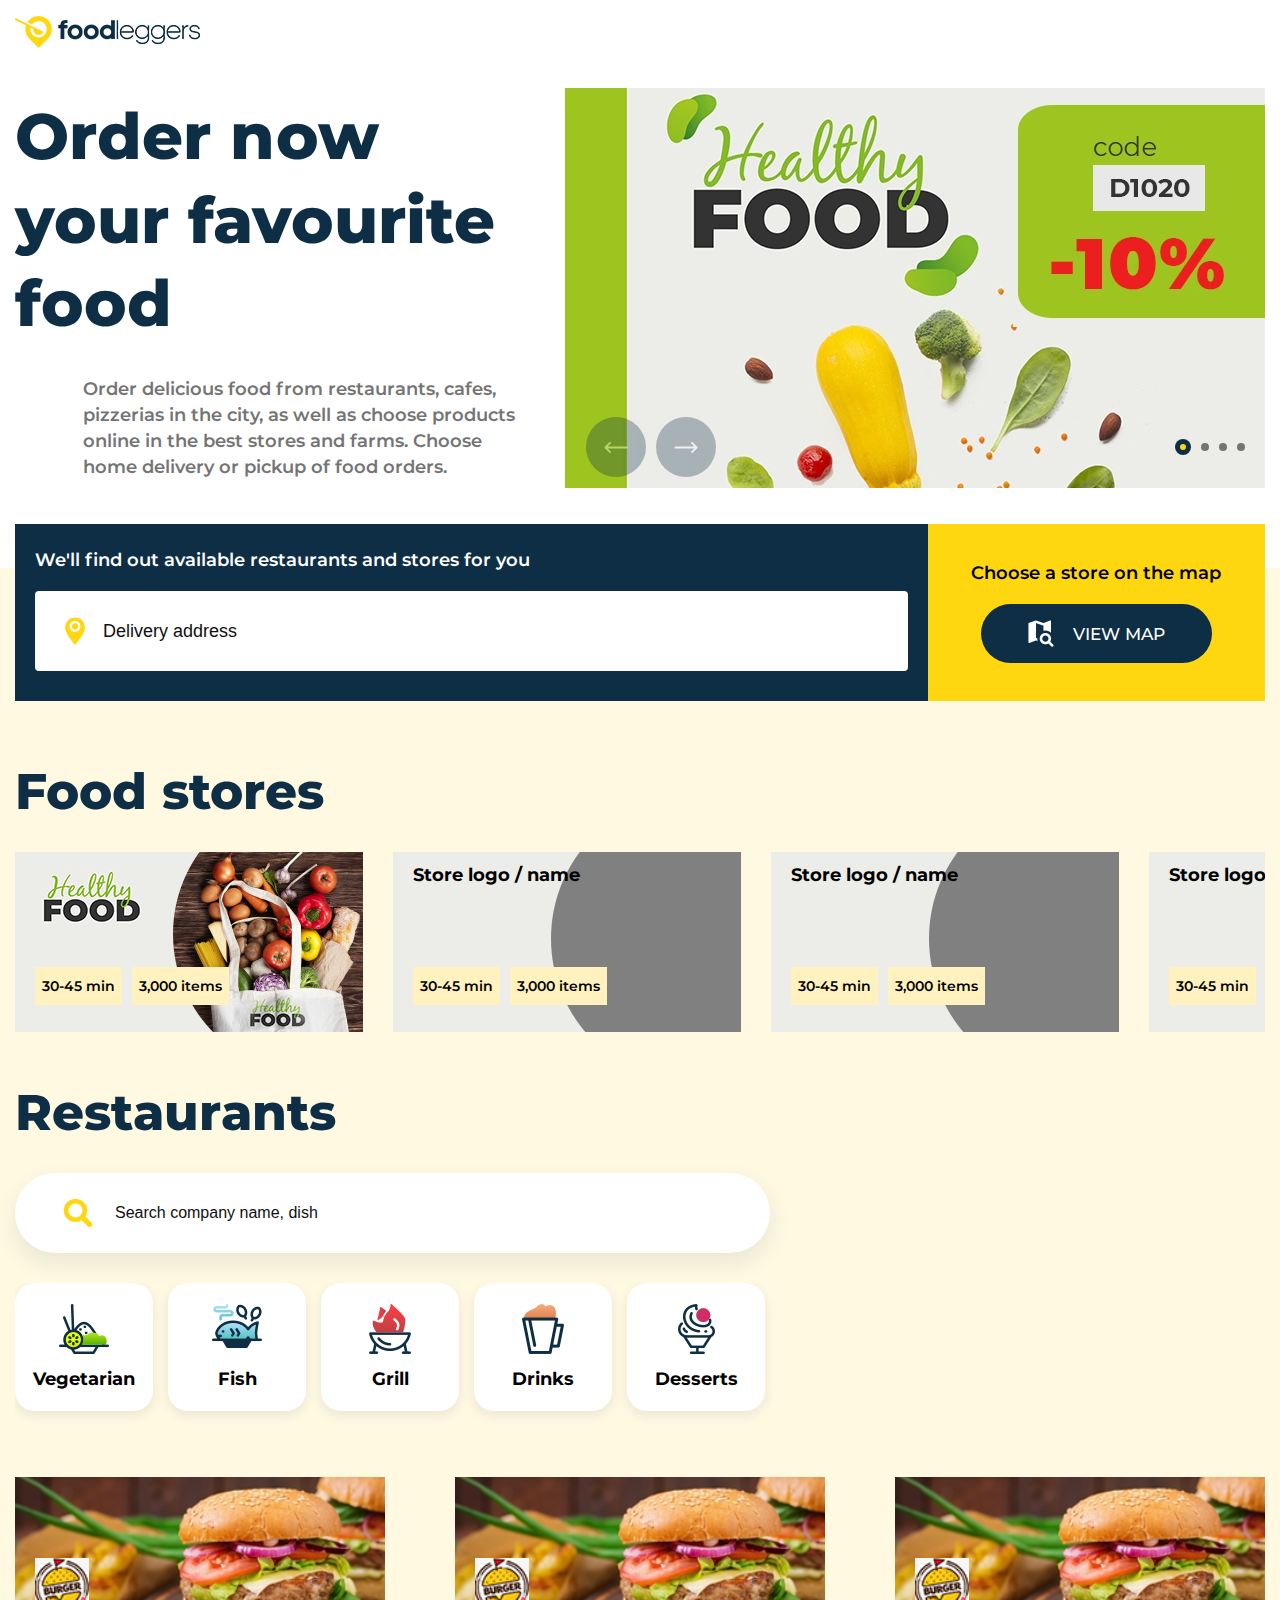
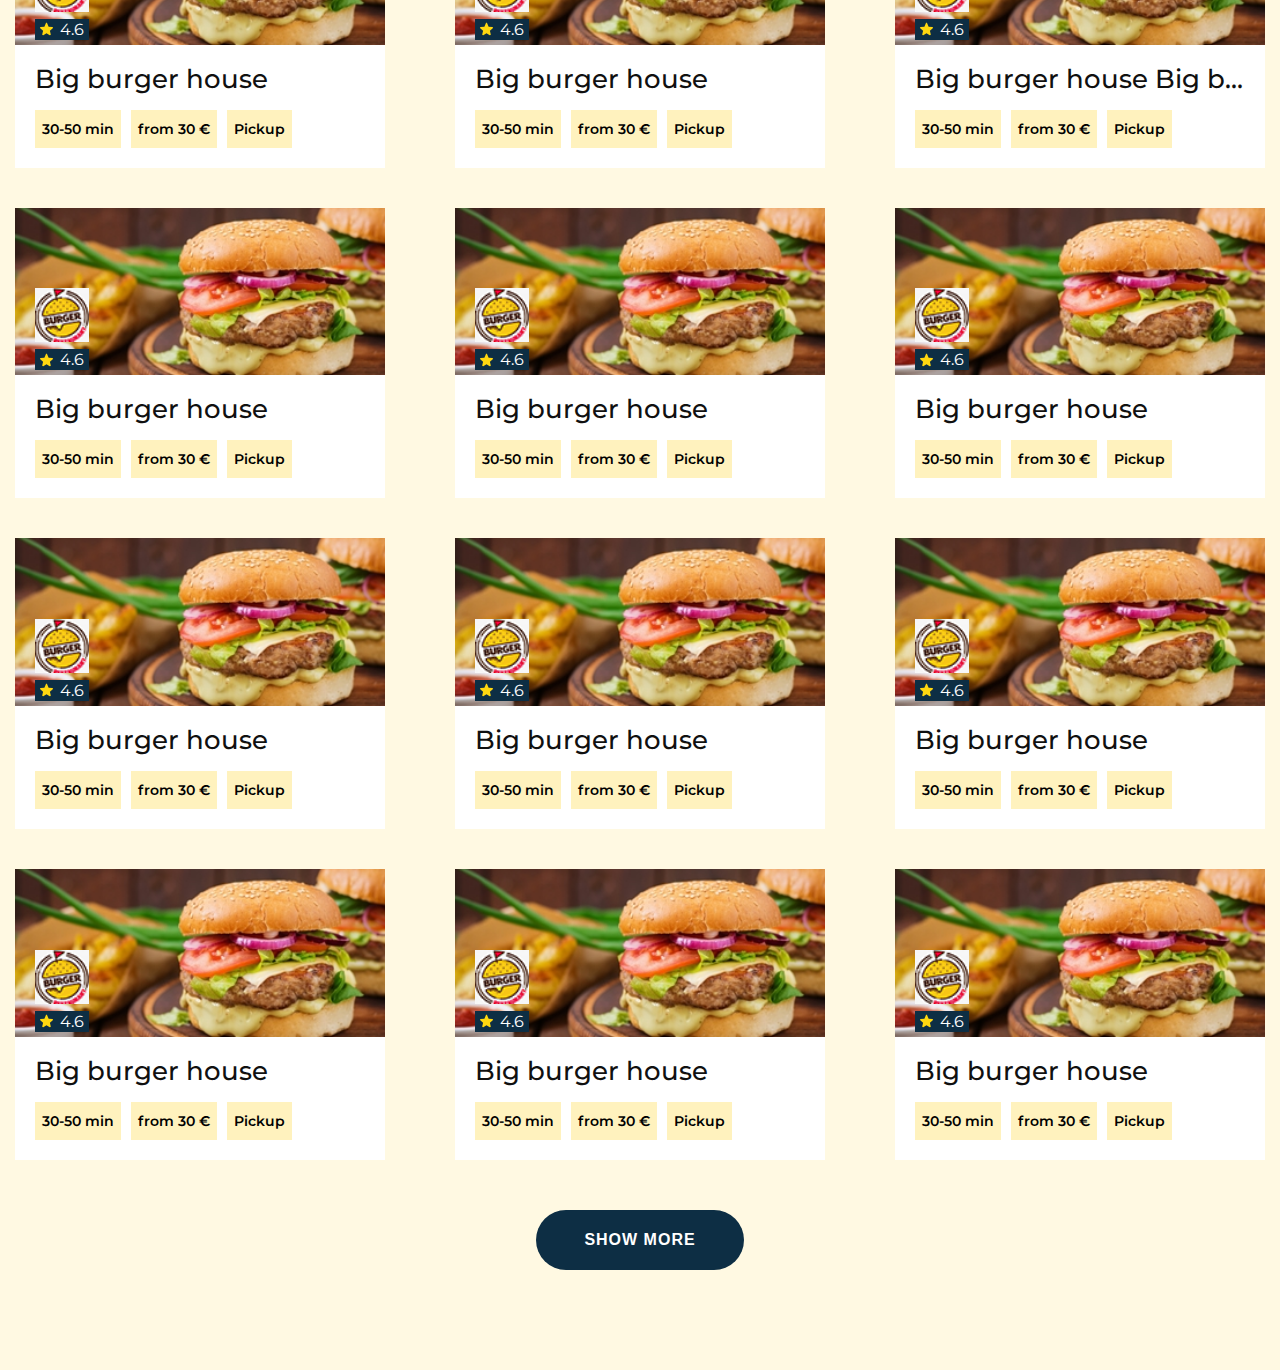
<file: index.html>
<!DOCTYPE html>
<html lang="en">
<head>
    <meta charset="UTF-8">
    <meta name="viewport" content="width=device-width, initial-scale=1.0">
    <title>Foodleggers</title>
    <link rel="stylesheet" href="css/common.css">
    <link rel="stylesheet" href="css/style.css">
</head>
<body>

    <!-- Sprites -->
    <svg style="display: none;">
        <symbol id="arrow" viewBox="0 0 512 512">
            <g>
                <path d="M506.134,241.843c-0.006-0.006-0.011-0.013-0.018-0.019l-104.504-104c-7.829-7.791-20.492-7.762-28.285,0.068
			    c-7.792,7.829-7.762,20.492,0.067,28.284L443.558,236H20c-11.046,0-20,8.954-20,20c0,11.046,8.954,20,20,20h423.557
			    l-70.162,69.824c-7.829,7.792-7.859,20.455-0.067,28.284c7.793,7.831,20.457,7.858,28.285,0.068l104.504-104
			    c0.006-0.006,0.011-0.013,0.018-0.019C513.968,262.339,513.943,249.635,506.134,241.843z" fill="#fff"/>
            </g>
        </symbol>
        <symbol id="star" viewBox="0 -10 511.98685 511">
            <g>
                <path d="m510.652344 185.902344c-3.351563-10.367188-12.546875-17.730469-23.425782-18.710938l-147.773437-13.417968-58.433594-136.769532c-4.308593-10.023437-14.121093-16.511718-25.023437-16.511718s-20.714844 6.488281-25.023438 16.535156l-58.433594 136.746094-147.796874 13.417968c-10.859376 1.003906-20.03125 8.34375-23.402344 18.710938-3.371094 10.367187-.257813 21.738281 7.957031 28.90625l111.699219 97.960937-32.9375 145.089844c-2.410156 10.667969 1.730468 21.695313 10.582031 28.09375 4.757813 3.4375 10.324219 5.1875 15.9375 5.1875 4.839844 0 9.640625-1.304687 13.949219-3.882813l127.46875-76.183593 127.421875 76.183593c9.324219 5.609376 21.078125 5.097657 29.910156-1.304687 8.855469-6.417969 12.992187-17.449219 10.582031-28.09375l-32.9375-145.089844 111.699219-97.941406c8.214844-7.1875 11.351563-18.539063 7.980469-28.925781zm0 0" fill="#ffd710"/>
            </g>
        </symbol>
    </svg>
    <!-- /Sprites -->

    <!-- Header -->
    <header class="section-header">
        <div class="section-inner">
            <a href="#" class="section-header__logo">
                <img src="img/header/logo.png" alt="">
            </a>
        </div>
    </header>
    <!-- /Header -->

    <!-- First-block -->
    <section class="section-first-block">
        <div class="section-inner">
            <div class="section-first-block__headline">
                <div class="section-first-block__title">
                    Order now <br> your favourite food
                </div>
                <div class="section-first-block__subtitle">
                    Order delicious food from restaurants, cafes, pizzerias in the city, as well as choose products online in the best stores and farms. Choose home delivery or pickup of food orders.
                </div>
            </div>
            <div class="section-first-block-slider">
                <div class="slider">
                    <div class="slides-container">
                        <div class="slide">
                            <img src="img/firstBlock/banner-test.jpg" alt="">
                        </div>
                        <div class="slide">
                            <img src="img/firstBlock/banner-test.jpg" alt="">
                        </div>
                        <div class="slide">
                            <img src="img/firstBlock/banner-test.jpg" alt="">
                        </div>
                        <div class="slide">
                            <img src="img/firstBlock/banner-test.jpg" alt="">
                        </div>
                    </div>
                    <div class="slider-arrows">
                        <div class="arrow arrow-prev">
                            <svg class="arrow-svg">
                                <use xlink:href="#arrow"></use>
                            </svg>
                        </div>
                        <div class="arrow arrow-next">
                            <svg class="arrow-svg">
                                <use xlink:href="#arrow"></use>
                            </svg>
                        </div>
                    </div>
                    <div class="slider-dots">
                        <div class="slider-dot dot-active"></div>
                        <div class="slider-dot"></div>
                        <div class="slider-dot"></div>
                        <div class="slider-dot"></div>
                    </div>
                </div>
            </div>
        </div>
    </section>
    <!-- /First-block -->

    <!-- Beige -->
    <section class="section-beige">
        <div class="section-inner">
            <!-- Restaurants-around -->
            <div class="section-restaurants-around">
                <div class="section-restaurants-around-search">
                    <div class="section-restaurants-around-search__title">
                        We'll find out available restaurants and stores for you
                    </div>
                    <form class="section-restaurants-around-search__form" action="" method="GET">
                        <input type="text" placeholder="Delivery address" class="section-restaurants-around-search__input">
                        <div class="section-restaurants-around-search__input-img">
                            <img src="img/beige/restaurants-around/map-search.png" alt="">
                        </div>
                    </form>
                </div>
                <div class="section-restaurants-around-map">
                    <div class="section-restaurants-around-map__title">
                        Choose a store on the map
                    </div>
                    <a href="map.html" class="section-restaurants-around-map__button">
                        <div class="section-restaurants-around-map__button-img">
                            <img src="img/beige/restaurants-around/map.png" alt="">
                        </div>
                        <div class="section-restaurants-around-map__button-text">
                            view map
                        </div>
                    </a>
                </div>
            </div>
            <!-- /Restaurants-around -->

            <!-- Stores -->
            <div class="section-stores">
                <div class="title">Food stores</div>
                <div class="section-stores-wrapper">
                    <div class="section-stores-store">
                        <div class="section-stores-store__title">
                            <img src="img/beige/stores/healthy-food.png" alt="">
                        </div>
                        <div class="tags">
                            <div class="tag">
                                30-45 min
                            </div>
                            <div class="tag">
                                3,000 items
                            </div>
                        </div>
                        <div class="section-stores-store__background">
                            <img src="img/beige/stores/item-1-background.png" alt="">
                        </div>
                    </div>
                    <div class="section-stores-store">
                        <div class="section-stores-store__title">
                            Store logo / name
                        </div>
                        <div class="tags">
                            <div class="tag">
                                30-45 min
                            </div>
                            <div class="tag">
                                3,000 items
                            </div>
                        </div>
                        <div class="section-stores-store__background">
                            <img src="img/beige/stores/background-placeholder.png" alt="">
                        </div>
                    </div>
                    <div class="section-stores-store">
                        <div class="section-stores-store__title">
                            Store logo / name
                        </div>
                        <div class="tags">
                            <div class="tag">
                                30-45 min
                            </div>
                            <div class="tag">
                                3,000 items
                            </div>
                        </div>
                        <div class="section-stores-store__background">
                            <img src="img/beige/stores/background-placeholder.png" alt="">
                        </div>
                    </div>
                    <div class="section-stores-store store-smaller">
                        <div class="section-stores-store__title">
                            Store logo / name
                        </div>
                        <div class="tags">
                            <div class="tag">
                                30-45 min
                            </div>
                            <div class="tag">
                                3,000 items
                            </div>
                        </div>
                        <div class="section-stores-store__background">
                            <img src="img/beige/stores/background-placeholder.png" alt="">
                        </div>
                    </div>
                </div>
            </div>
            <!-- /Stores -->

            <!-- Restaurants -->
            <div class="section-restaurants">
                <div class="title">
                    Restaurants
                </div>
                <form class="section-restaurants-form" action="" method="get">
                    <input class="section-restaurants-search" placeholder="Search company name, dish" type="search">
                    <img src="img/beige/resaurants/search.png" alt="" class="section-restaurants-search-icon">
                </form>
                <div class="section-restaurants-filter">
                    <div class="section-restaurants-filter-category">
                        <div class="section-restaurants-filter-category__icon">
                            <img src="img/beige/resaurants/filter-vegetarian.png" alt="">
                        </div>
                        <div class="section-restaurants-filter-category__title">
                            Vegetarian
                        </div>
                    </div>
                    <div class="section-restaurants-filter-category">
                        <div class="section-restaurants-filter-category__icon">
                            <img src="img/beige/resaurants/filter-fish.png" alt="">
                        </div>
                        <div class="section-restaurants-filter-category__title">
                            Fish
                        </div>
                    </div>
                    <div class="section-restaurants-filter-category">
                        <div class="section-restaurants-filter-category__icon">
                            <img src="img/beige/resaurants/filter-grill.png" alt="">
                        </div>
                        <div class="section-restaurants-filter-category__title">
                            Grill
                        </div>
                    </div>
                    <div class="section-restaurants-filter-category">
                        <div class="section-restaurants-filter-category__icon">
                            <img src="img/beige/resaurants/filter-drink.png" alt="">
                        </div>
                        <div class="section-restaurants-filter-category__title">
                            Drinks
                        </div>
                    </div>
                    <div class="section-restaurants-filter-category">
                        <div class="section-restaurants-filter-category__icon">
                            <img src="img/beige/resaurants/filter-desserts.png" alt="">
                        </div>
                        <div class="section-restaurants-filter-category__title">
                            Desserts
                        </div>
                    </div>
                </div>
                <div class="section-restaurants-cards">
                    <div class="section-restaurants-card">
                        <div class="section-restaurants-card__img">
                            <img src="img/beige/resaurants/card-img.jpg" alt="">
                            <div class="section-restaurants-card__logo">
                                <img src="img/beige/resaurants/card-logo.png" alt="">
                            </div>
                            <div class="rating">
                                <svg class="star">
                                    <use xlink:href="#star"></use>
                                </svg>
                                <div class="rating-text">
                                    4.6
                                </div>
                            </div>
                        </div>
                        <div class="section-restaurants-card__description">
                            <div class="section-restaurants-card__title">
                                Big burger house
                            </div>
                            <div class="tags">
                                <div class="tag">
                                    30-50 min
                                </div>
                                <div class="tag">
                                    from 30 €
                                </div>
                                <div class="tag">
                                    Pickup
                                </div>
                            </div>
                        </div>
                    </div>
                    <div class="section-restaurants-card">
                        <div class="section-restaurants-card__img">
                            <img src="img/beige/resaurants/card-img.jpg" alt="">
                            <div class="section-restaurants-card__logo">
                                <img src="img/beige/resaurants/card-logo.png" alt="">
                            </div>
                            <div class="rating">
                                <svg class="star">
                                    <use xlink:href="#star"></use>
                                </svg>
                                <div class="rating-text">
                                    4.6
                                </div>
                            </div>
                        </div>
                        <div class="section-restaurants-card__description">
                            <div class="section-restaurants-card__title">
                                Big burger house
                            </div>
                            <div class="tags">
                                <div class="tag">
                                    30-50 min
                                </div>
                                <div class="tag">
                                    from 30 €
                                </div>
                                <div class="tag">
                                    Pickup
                                </div>
                            </div>
                        </div>
                    </div>
                    <div class="section-restaurants-card">
                        <div class="section-restaurants-card__img">
                            <img src="img/beige/resaurants/card-img.jpg" alt="">
                            <div class="section-restaurants-card__logo">
                                <img src="img/beige/resaurants/card-logo.png" alt="">
                            </div>
                            <div class="rating">
                                <svg class="star">
                                    <use xlink:href="#star"></use>
                                </svg>
                                <div class="rating-text">
                                    4.6
                                </div>
                            </div>
                        </div>
                        <div class="section-restaurants-card__description">
                            <div class="section-restaurants-card__title">
                                Big burger house Big burger house Big burger house 
                            </div>
                            <div class="tags">
                                <div class="tag">
                                    30-50 min
                                </div>
                                <div class="tag">
                                    from 30 €
                                </div>
                                <div class="tag">
                                    Pickup
                                </div>
                            </div>
                        </div>
                    </div>
                    <div class="section-restaurants-card">
                        <div class="section-restaurants-card__img">
                            <img src="img/beige/resaurants/card-img.jpg" alt="">
                            <div class="section-restaurants-card__logo">
                                <img src="img/beige/resaurants/card-logo.png" alt="">
                            </div>
                            <div class="rating">
                                <svg class="star">
                                    <use xlink:href="#star"></use>
                                </svg>
                                <div class="rating-text">
                                    4.6
                                </div>
                            </div>
                        </div>
                        <div class="section-restaurants-card__description">
                            <div class="section-restaurants-card__title">
                                Big burger house
                            </div>
                            <div class="tags">
                                <div class="tag">
                                    30-50 min
                                </div>
                                <div class="tag">
                                    from 30 €
                                </div>
                                <div class="tag">
                                    Pickup
                                </div>
                            </div>
                        </div>
                    </div>
                    <div class="section-restaurants-card">
                        <div class="section-restaurants-card__img">
                            <img src="img/beige/resaurants/card-img.jpg" alt="">
                            <div class="section-restaurants-card__logo">
                                <img src="img/beige/resaurants/card-logo.png" alt="">
                            </div>
                            <div class="rating">
                                <svg class="star">
                                    <use xlink:href="#star"></use>
                                </svg>
                                <div class="rating-text">
                                    4.6
                                </div>
                            </div>
                        </div>
                        <div class="section-restaurants-card__description">
                            <div class="section-restaurants-card__title">
                                Big burger house
                            </div>
                            <div class="tags">
                                <div class="tag">
                                    30-50 min
                                </div>
                                <div class="tag">
                                    from 30 €
                                </div>
                                <div class="tag">
                                    Pickup
                                </div>
                            </div>
                        </div>
                    </div>
                    <div class="section-restaurants-card">
                        <div class="section-restaurants-card__img">
                            <img src="img/beige/resaurants/card-img.jpg" alt="">
                            <div class="section-restaurants-card__logo">
                                <img src="img/beige/resaurants/card-logo.png" alt="">
                            </div>
                            <div class="rating">
                                <svg class="star">
                                    <use xlink:href="#star"></use>
                                </svg>
                                <div class="rating-text">
                                    4.6
                                </div>
                            </div>
                        </div>
                        <div class="section-restaurants-card__description">
                            <div class="section-restaurants-card__title">
                                Big burger house
                            </div>
                            <div class="tags">
                                <div class="tag">
                                    30-50 min
                                </div>
                                <div class="tag">
                                    from 30 €
                                </div>
                                <div class="tag">
                                    Pickup
                                </div>
                            </div>
                        </div>
                    </div>
                    <div class="section-restaurants-card">
                        <div class="section-restaurants-card__img">
                            <img src="img/beige/resaurants/card-img.jpg" alt="">
                            <div class="section-restaurants-card__logo">
                                <img src="img/beige/resaurants/card-logo.png" alt="">
                            </div>
                            <div class="rating">
                                <svg class="star">
                                    <use xlink:href="#star"></use>
                                </svg>
                                <div class="rating-text">
                                    4.6
                                </div>
                            </div>
                        </div>
                        <div class="section-restaurants-card__description">
                            <div class="section-restaurants-card__title">
                                Big burger house
                            </div>
                            <div class="tags">
                                <div class="tag">
                                    30-50 min
                                </div>
                                <div class="tag">
                                    from 30 €
                                </div>
                                <div class="tag">
                                    Pickup
                                </div>
                            </div>
                        </div>
                    </div>
                    <div class="section-restaurants-card">
                        <div class="section-restaurants-card__img">
                            <img src="img/beige/resaurants/card-img.jpg" alt="">
                            <div class="section-restaurants-card__logo">
                                <img src="img/beige/resaurants/card-logo.png" alt="">
                            </div>
                            <div class="rating">
                                <svg class="star">
                                    <use xlink:href="#star"></use>
                                </svg>
                                <div class="rating-text">
                                    4.6
                                </div>
                            </div>
                        </div>
                        <div class="section-restaurants-card__description">
                            <div class="section-restaurants-card__title">
                                Big burger house
                            </div>
                            <div class="tags">
                                <div class="tag">
                                    30-50 min
                                </div>
                                <div class="tag">
                                    from 30 €
                                </div>
                                <div class="tag">
                                    Pickup
                                </div>
                            </div>
                        </div>
                    </div>
                    <div class="section-restaurants-card">
                        <div class="section-restaurants-card__img">
                            <img src="img/beige/resaurants/card-img.jpg" alt="">
                            <div class="section-restaurants-card__logo">
                                <img src="img/beige/resaurants/card-logo.png" alt="">
                            </div>
                            <div class="rating">
                                <svg class="star">
                                    <use xlink:href="#star"></use>
                                </svg>
                                <div class="rating-text">
                                    4.6
                                </div>
                            </div>
                        </div>
                        <div class="section-restaurants-card__description">
                            <div class="section-restaurants-card__title">
                                Big burger house
                            </div>
                            <div class="tags">
                                <div class="tag">
                                    30-50 min
                                </div>
                                <div class="tag">
                                    from 30 €
                                </div>
                                <div class="tag">
                                    Pickup
                                </div>
                            </div>
                        </div>
                    </div>
                    <div class="section-restaurants-card">
                        <div class="section-restaurants-card__img">
                            <img src="img/beige/resaurants/card-img.jpg" alt="">
                            <div class="section-restaurants-card__logo">
                                <img src="img/beige/resaurants/card-logo.png" alt="">
                            </div>
                            <div class="rating">
                                <svg class="star">
                                    <use xlink:href="#star"></use>
                                </svg>
                                <div class="rating-text">
                                    4.6
                                </div>
                            </div>
                        </div>
                        <div class="section-restaurants-card__description">
                            <div class="section-restaurants-card__title">
                                Big burger house
                            </div>
                            <div class="tags">
                                <div class="tag">
                                    30-50 min
                                </div>
                                <div class="tag">
                                    from 30 €
                                </div>
                                <div class="tag">
                                    Pickup
                                </div>
                            </div>
                        </div>
                    </div>
                    <div class="section-restaurants-card">
                        <div class="section-restaurants-card__img">
                            <img src="img/beige/resaurants/card-img.jpg" alt="">
                            <div class="section-restaurants-card__logo">
                                <img src="img/beige/resaurants/card-logo.png" alt="">
                            </div>
                            <div class="rating">
                                <svg class="star">
                                    <use xlink:href="#star"></use>
                                </svg>
                                <div class="rating-text">
                                    4.6
                                </div>
                            </div>
                        </div>
                        <div class="section-restaurants-card__description">
                            <div class="section-restaurants-card__title">
                                Big burger house
                            </div>
                            <div class="tags">
                                <div class="tag">
                                    30-50 min
                                </div>
                                <div class="tag">
                                    from 30 €
                                </div>
                                <div class="tag">
                                    Pickup
                                </div>
                            </div>
                        </div>
                    </div>
                    <div class="section-restaurants-card">
                        <div class="section-restaurants-card__img">
                            <img src="img/beige/resaurants/card-img.jpg" alt="">
                            <div class="section-restaurants-card__logo">
                                <img src="img/beige/resaurants/card-logo.png" alt="">
                            </div>
                            <div class="rating">
                                <svg class="star">
                                    <use xlink:href="#star"></use>
                                </svg>
                                <div class="rating-text">
                                    4.6
                                </div>
                            </div>
                        </div>
                        <div class="section-restaurants-card__description">
                            <div class="section-restaurants-card__title">
                                Big burger house
                            </div>
                            <div class="tags">
                                <div class="tag">
                                    30-50 min
                                </div>
                                <div class="tag">
                                    from 30 €
                                </div>
                                <div class="tag">
                                    Pickup
                                </div>
                            </div>
                        </div>
                    </div>
                </div>
                <button type="button" class="button">
                    Show more
                </button>
            </div>
            <!-- /Restaurants -->

        </div>
    </section>
    <!-- /Beige -->

</body>
</html>
</file>
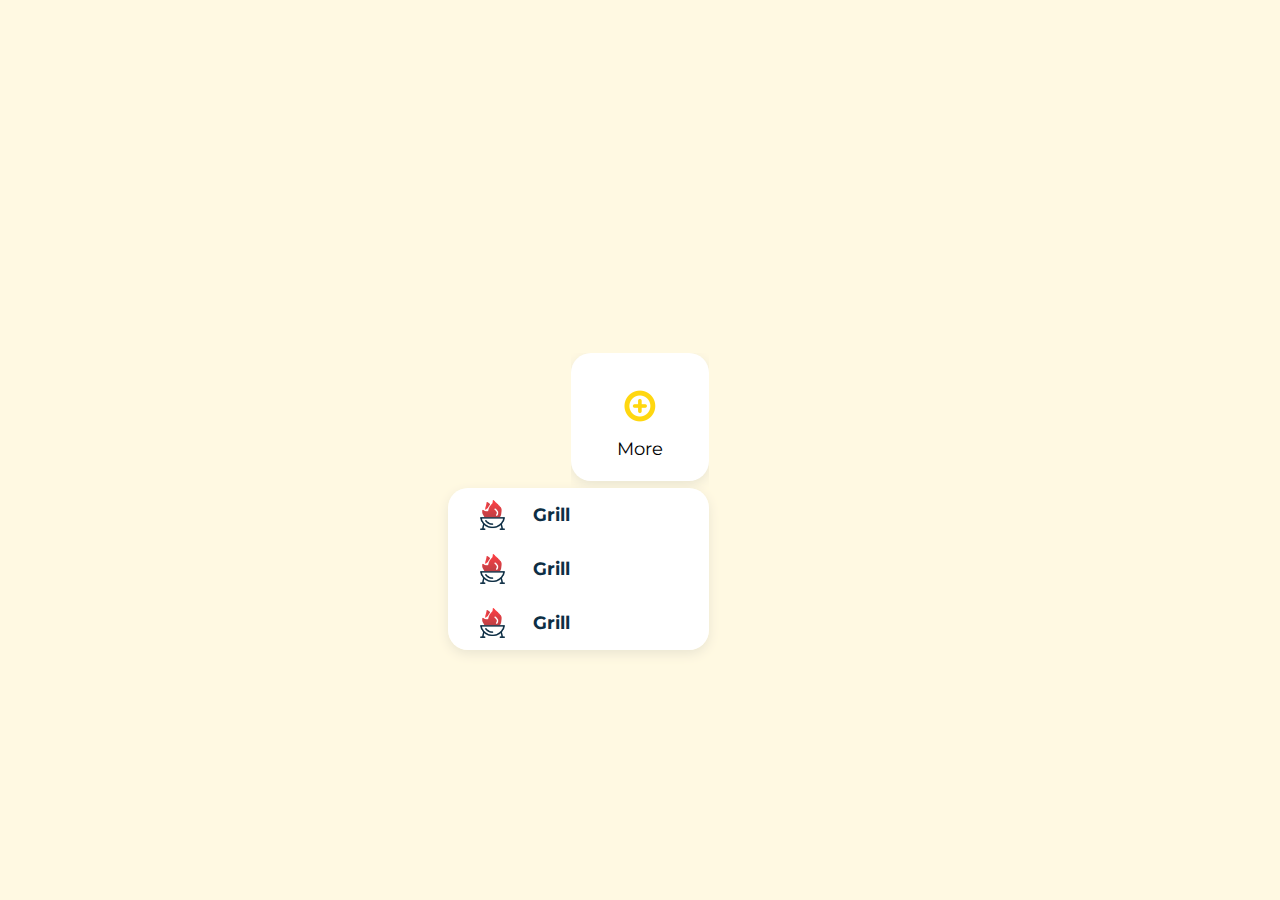
<file: filter-plus.html>
<!DOCTYPE html>
<html lang="en">
<head>
    <meta charset="UTF-8">
    <meta name="viewport" content="width=device-width, initial-scale=1.0">
    <title>Foodleggers</title>
    <link rel="stylesheet" href="css/common.css">
    <link rel="stylesheet" href="css/style.css">
</head>
<body>
    <!-- Sprites -->
    <svg style="display: none;">
        <symbol id="star" viewBox="0 -10 511.98685 511">
            <g>
                <path d="m510.652344 185.902344c-3.351563-10.367188-12.546875-17.730469-23.425782-18.710938l-147.773437-13.417968-58.433594-136.769532c-4.308593-10.023437-14.121093-16.511718-25.023437-16.511718s-20.714844 6.488281-25.023438 16.535156l-58.433594 136.746094-147.796874 13.417968c-10.859376 1.003906-20.03125 8.34375-23.402344 18.710938-3.371094 10.367187-.257813 21.738281 7.957031 28.90625l111.699219 97.960937-32.9375 145.089844c-2.410156 10.667969 1.730468 21.695313 10.582031 28.09375 4.757813 3.4375 10.324219 5.1875 15.9375 5.1875 4.839844 0 9.640625-1.304687 13.949219-3.882813l127.46875-76.183593 127.421875 76.183593c9.324219 5.609376 21.078125 5.097657 29.910156-1.304687 8.855469-6.417969 12.992187-17.449219 10.582031-28.09375l-32.9375-145.089844 111.699219-97.941406c8.214844-7.1875 11.351563-18.539063 7.980469-28.925781zm0 0" fill="#ffd710"/>
            </g>
        </symbol>
    </svg>
    <!-- Sprites -->
    <!-- Beige -->
    <section class="fp">
        <div class="section-inner">
            <!-- Restaurants -->
            <div class="section-restaurants">
                <div class="section-restaurants-filter-out">
                    <div class="section-restaurants-filter">
                        <div class="section-restaurants-filter-category filter--more">
                            <div class="section-restaurants-filter-category__icon">
                                <img src="img/beige/resaurants/plus-filter.png" alt="">
                            </div>
                            <div class="section-restaurants-filter-category__title">
                                More
                            </div>
                        </div>
                    </div>
                    <div class="filter--more-list">
                        <div class="filter--more-list__item">
                            <div class="filter--more-list__item-img">
                                <img src="img/beige/resaurants/filter-grill.png" alt="">
                            </div>
                            <div class="filter--more-list__item-title">
                                Grill
                            </div>
                        </div>
                        <div class="filter--more-list__item">
                            <div class="filter--more-list__item-img">
                                <img src="img/beige/resaurants/filter-grill.png" alt="">
                            </div>
                            <div class="filter--more-list__item-title">
                                Grill
                            </div>
                        </div>
                        <div class="filter--more-list__item">
                            <div class="filter--more-list__item-img">
                                <img src="img/beige/resaurants/filter-grill.png" alt="">
                            </div>
                            <div class="filter--more-list__item-title">
                                Grill
                            </div>
                        </div>
                    </div>
                </div>
            </div>
            <!-- /Restaurants -->
        </div>
    </section>
    <!-- /Beige -->
</body>
</html>
</file>
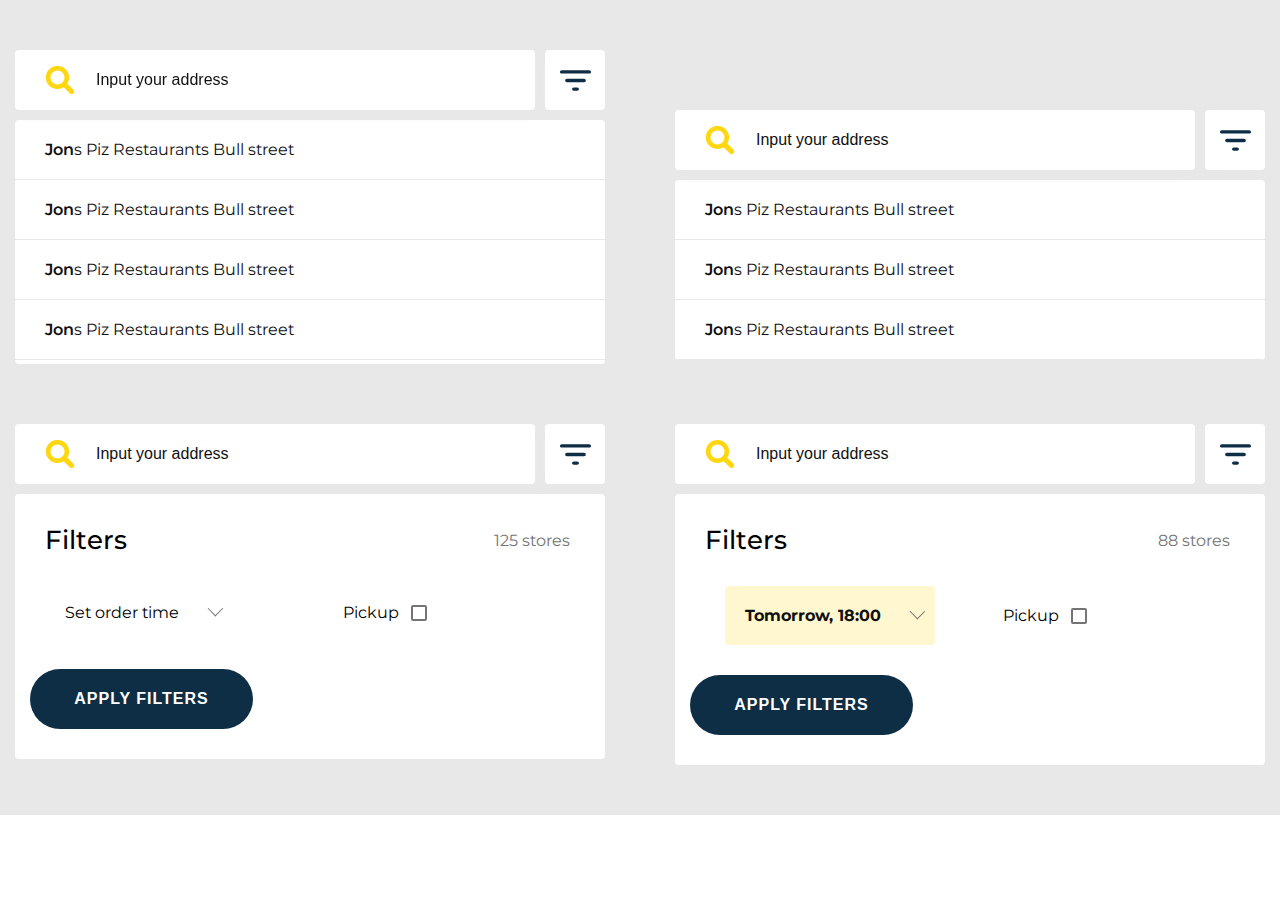
<file: map-input-stages.html>
<!DOCTYPE html>
<html lang="en">
<head>
    <meta charset="UTF-8">
    <meta name="viewport" content="width=device-width, initial-scale=1.0">
    <title>Foodleggers</title>
    <link rel="stylesheet" href="css/common.css">
    <link rel="stylesheet" href="css/style.css">
</head>
<body>
    <svg style="display: none;">
        <symbol id="close" viewBox="0 0 329.26933 329">
            <g>
                <path d="m194.800781 164.769531 128.210938-128.214843c8.34375-8.339844 8.34375-21.824219 0-30.164063-8.339844-8.339844-21.824219-8.339844-30.164063 0l-128.214844 128.214844-128.210937-128.214844c-8.34375-8.339844-21.824219-8.339844-30.164063 0-8.34375 8.339844-8.34375 21.824219 0 30.164063l128.210938 128.214843-128.210938 128.214844c-8.34375 8.339844-8.34375 21.824219 0 30.164063 4.15625 4.160156 9.621094 6.25 15.082032 6.25 5.460937 0 10.921875-2.089844 15.082031-6.25l128.210937-128.214844 128.214844 128.214844c4.160156 4.160156 9.621094 6.25 15.082032 6.25 5.460937 0 10.921874-2.089844 15.082031-6.25 8.34375-8.339844 8.34375-21.824219 0-30.164063zm0 0" fill="#747474"/>
            </g>
        </symbol>
        <symbol id="filter" viewBox="0 0 18 12">
            <g id="Icons" stroke="none" stroke-width="1" fill="none" fill-rule="evenodd">
                <g id="Rounded" transform="translate(-443.000000, -1488.000000)">
                    <g id="Content" transform="translate(100.000000, 1428.000000)">
                        <g id="-Round-/-Content-/-filter_list" transform="translate(340.000000, 54.000000)">
                            <g transform="translate(0.000000, 0.000000)">
                                <polygon id="Path" points="0 0 24 0 24 24 0 24"></polygon>
                                <path d="M11,18 L13,18 C13.55,18 14,17.55 14,17 C14,16.45 13.55,16 13,16 L11,16 C10.45,16 10,16.45 10,17 C10,17.55 10.45,18 11,18 Z M3,7 C3,7.55 3.45,8 4,8 L20,8 C20.55,8 21,7.55 21,7 C21,6.45 20.55,6 20,6 L4,6 C3.45,6 3,6.45 3,7 Z M7,13 L17,13 C17.55,13 18,12.55 18,12 C18,11.45 17.55,11 17,11 L7,11 C6.45,11 6,11.45 6,12 C6,12.55 6.45,13 7,13 Z" fill="#0d2e44"></path>
                            </g>
                        </g>
                    </g>
                </g>
            </g>
        </symbol>
        <symbol id="check-mark" viewBox="0 0 512 512">
            <g>
            <path d="M504.502,75.496c-9.997-9.998-26.205-9.998-36.204,0L161.594,382.203L43.702,264.311c-9.997-9.998-26.205-9.997-36.204,0
			c-9.998,9.997-9.998,26.205,0,36.203l135.994,135.992c9.994,9.997,26.214,9.99,36.204,0L504.502,111.7
			C514.5,101.703,514.499,85.494,504.502,75.496z" fill="#0d2e44"/>
            </g>
        </symbol>
    </svg>
    <div class="wrapper" style="background-color: #e8e8e8;">
        <div class="section-inner">
            <div class="section-map-address">
                <div class="section-map-address-wrapper">
                    <div class="section-map-address__input">
                        <input type="text" placeholder="Input your address">
                        <img src="img/map/search.png" alt="" class="section-map-address__input-img">
                    </div>
                    <div class="section-map-address__filter-button">
                        <svg class="filter">
                            <use xlink:href="#filter"></use>
                        </svg>
                    </div>
                    </div>
                <div class="section-map-address__results">
                    <div class="section-map-address__result">
                        <span class="section-map-address__result-text">
                            <span class="section-map-address__result-text--bold">Jon</span>s Piz Restaurants  Bull street</span>
                    </div>
                    <div class="section-map-address__result">
                        <span class="section-map-address__result-text">
                            <span class="section-map-address__result-text--bold">Jon</span>s Piz Restaurants  Bull street</span>
                    </div>
                    <div class="section-map-address__result">
                        <span class="section-map-address__result-text">
                            <span class="section-map-address__result-text--bold">Jon</span>s Piz Restaurants  Bull street</span>
                    </div>
                    <div class="section-map-address__result">
                        <span class="section-map-address__result-text">
                            <span class="section-map-address__result-text--bold">Jon</span>s Piz Restaurants  Bull street</span>
                    </div>
                    <div class="section-map-address__result">
                        <span class="section-map-address__result-text">
                            <span class="section-map-address__result-text--bold">Jon</span>s Piz Restaurants  Bull street</span>
                    </div>
                    <div class="section-map-address__result">
                        <span class="section-map-address__result-text">
                            <span class="section-map-address__result-text--bold">Jon</span>s Piz Restaurants  Bull street</span>
                    </div>
                    <div class="section-map-address__result">
                        <span class="section-map-address__result-text">
                            <span class="section-map-address__result-text--bold">Jon</span>s Piz Restaurants  Bull street</span>
                    </div>
                </div>
            </div>

            <div class="section-map-address">
                <div class="section-map-address-wrapper">
                    <div class="section-map-address__input">
                        <input type="text" placeholder="Input your address">
                        <img src="img/map/search.png" alt="" class="section-map-address__input-img">
                    </div>
                    <div class="section-map-address__filter-button">
                        <svg class="filter">
                            <use xlink:href="#filter"></use>
                        </svg>
                    </div>
                </div>
                <div class="section-map-address__results">
                    <div class="section-map-address__result">
                        <span class="section-map-address__result-text">
                            <span class="section-map-address__result-text--bold">Jon</span>s Piz Restaurants  Bull street</span>
                    </div>
                    <div class="section-map-address__result">
                        <span class="section-map-address__result-text">
                            <span class="section-map-address__result-text--bold">Jon</span>s Piz Restaurants  Bull street</span>
                    </div>
                    <div class="section-map-address__result">
                        <span class="section-map-address__result-text">
                            <span class="section-map-address__result-text--bold">Jon</span>s Piz Restaurants  Bull street</span>
                    </div>
                </div>
            </div>

            <div class="section-map-address">
                <div class="section-map-address-wrapper">
                    <div class="section-map-address__input">
                        <input type="text" placeholder="Input your address">
                        <img src="img/map/search.png" alt="" class="section-map-address__input-img">
                    </div>
                    <div class="section-map-address__filter-button">
                        <svg class="filter">
                            <use xlink:href="#filter"></use>
                        </svg>
                    </div>
                    </div>
                <div class="section-map-address__filters">
                    <div class="section-map-address__filters-count-stores">
                        125 stores
                    </div>
                    <div class="section-map-address__filters-title">Filters</div>
                    <div class="section-map-address__filters-set">
                        <div class="section-map-address__filters-set-time">
                            Set order time
                        </div>
                        <label class="set-radio">
                            <span class="set-radio__text">
                                Pickup
                            </span>
                            <input type="checkbox" class="set-radio__input">
                            <div class="set-radio__checked">
                                <svg class="check-mark">
                                    <use xlink:href="#check-mark"></use>
                                </svg>
                            </div>
                        </label>
                    </div>
                    <button class="button">
                        apply filters
                    </button>
                </div>
            </div>

            <div class="section-map-address">
                <div class="section-map-address-wrapper">
                    <div class="section-map-address__input">
                        <input type="text" placeholder="Input your address">
                        <img src="img/map/search.png" alt="" class="section-map-address__input-img">
                    </div>
                    <div class="section-map-address__filter-button">
                        <svg class="filter">
                            <use xlink:href="#filter"></use>
                        </svg>
                    </div>
                    </div>
                <div class="section-map-address__filters">
                    <div class="section-map-address__filters-count-stores">
                        88 stores
                    </div>
                    <div class="section-map-address__filters-title">Filters</div>
                    <div class="section-map-address__filters-set">
                        <div class="time">
                            <div class="time-text">
                                Tomorrow, 18:00
                            </div>
                        </div>
                        <label class="set-radio">
                            <span class="set-radio__text">
                                Pickup
                            </span>
                            <input type="checkbox" class="set-radio__input">
                            <div class="set-radio__checked">
                                <svg class="check-mark">
                                    <use xlink:href="#check-mark"></use>
                                </svg>
                            </div>
                        </label>
                    </div>
                    <button class="button">
                        apply filters
                    </button>
                </div>
            </div>
        </div>
    </div>
</body>
</html>
</file>
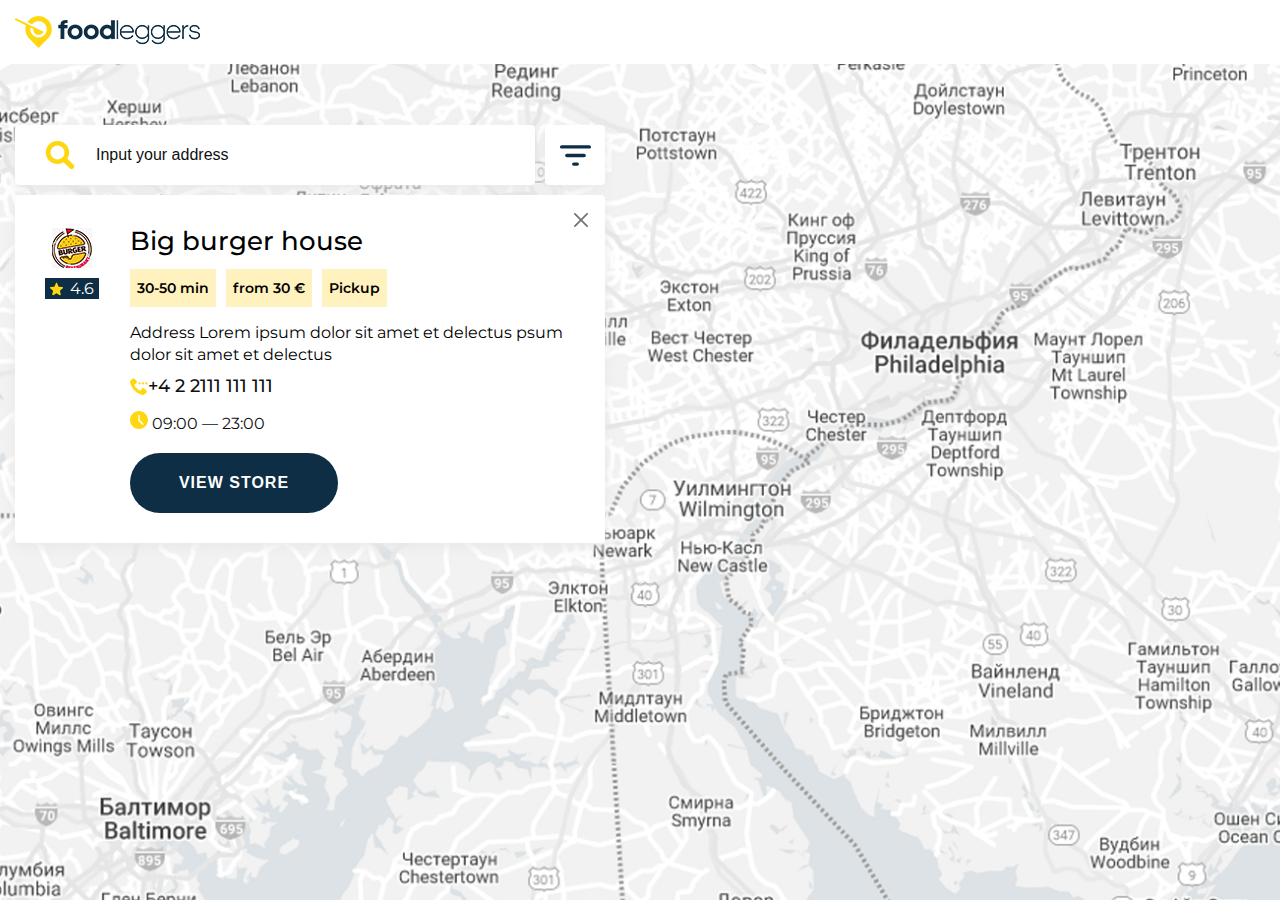
<file: map.html>
<!DOCTYPE html>
<html lang="en">
<head>
    <meta charset="UTF-8">
    <meta name="viewport" content="width=device-width, initial-scale=1.0">
    <title>Foodleggers</title>
    <link rel="stylesheet" href="css/common.css">
    <link rel="stylesheet" href="css/style.css">
</head>
<body>
    <svg style="display: none;">
        <symbol id="star" viewBox="0 -10 511.98685 511">
            <g>
                <path d="m510.652344 185.902344c-3.351563-10.367188-12.546875-17.730469-23.425782-18.710938l-147.773437-13.417968-58.433594-136.769532c-4.308593-10.023437-14.121093-16.511718-25.023437-16.511718s-20.714844 6.488281-25.023438 16.535156l-58.433594 136.746094-147.796874 13.417968c-10.859376 1.003906-20.03125 8.34375-23.402344 18.710938-3.371094 10.367187-.257813 21.738281 7.957031 28.90625l111.699219 97.960937-32.9375 145.089844c-2.410156 10.667969 1.730468 21.695313 10.582031 28.09375 4.757813 3.4375 10.324219 5.1875 15.9375 5.1875 4.839844 0 9.640625-1.304687 13.949219-3.882813l127.46875-76.183593 127.421875 76.183593c9.324219 5.609376 21.078125 5.097657 29.910156-1.304687 8.855469-6.417969 12.992187-17.449219 10.582031-28.09375l-32.9375-145.089844 111.699219-97.941406c8.214844-7.1875 11.351563-18.539063 7.980469-28.925781zm0 0" fill="#ffd710"/>
            </g>
        </symbol>
        <symbol id="close" viewBox="0 0 329.26933 329">
            <g>
                <path d="m194.800781 164.769531 128.210938-128.214843c8.34375-8.339844 8.34375-21.824219 0-30.164063-8.339844-8.339844-21.824219-8.339844-30.164063 0l-128.214844 128.214844-128.210937-128.214844c-8.34375-8.339844-21.824219-8.339844-30.164063 0-8.34375 8.339844-8.34375 21.824219 0 30.164063l128.210938 128.214843-128.210938 128.214844c-8.34375 8.339844-8.34375 21.824219 0 30.164063 4.15625 4.160156 9.621094 6.25 15.082032 6.25 5.460937 0 10.921875-2.089844 15.082031-6.25l128.210937-128.214844 128.214844 128.214844c4.160156 4.160156 9.621094 6.25 15.082032 6.25 5.460937 0 10.921874-2.089844 15.082031-6.25 8.34375-8.339844 8.34375-21.824219 0-30.164063zm0 0" fill="#747474"/>
            </g>
        </symbol>
        <symbol id="tel" viewBox="0 0 16 16">
            <g>
                <path d="M11 10C10 11 10 12 9 12C8 12 7 11 6 10C5 9 4 8 4 7C4 6 5 6 6 5C7 4 4 1 3 1C2 1 0 4 0 4C0 6 2.055 10.055 4 12C5.945 13.945 10 16 12 16C12 16 15 14 15 13C15 12 12 9 11 10Z" fill="#FFD710"/>
                <ellipse cx="8.49479" cy="5.67773" rx="0.994789" ry="1" fill="#FFD710"/>
                <ellipse cx="11.4792" cy="5.67773" rx="0.994789" ry="1" fill="#FFD710"/>
                <ellipse cx="14.4635" cy="5.67773" rx="0.994789" ry="1" fill="#FFD710"/>
            </g>
        </symbol>
        <symbol id="clock" viewBox="0 0 512 512">
            <g>
                <path d="m256 0c-141.164062 0-256 114.835938-256 256s114.835938 256 256 256 256-114.835938 256-256-114.835938-256-256-256zm121.75 388.414062c-4.160156 4.160157-9.621094 6.253907-15.082031 6.253907-5.460938 0-10.925781-2.09375-15.082031-6.253907l-106.667969-106.664062c-4.011719-3.988281-6.25-9.410156-6.25-15.082031v-138.667969c0-11.796875 9.554687-21.332031 21.332031-21.332031s21.332031 9.535156 21.332031 21.332031v129.835938l100.417969 100.414062c8.339844 8.34375 8.339844 21.824219 0 30.164062zm0 0" fill="#ffd710"/>
            </g>
        </symbol>
        <symbol id="filter" viewBox="0 0 18 12">
            <g id="Icons" stroke="none" stroke-width="1" fill="none" fill-rule="evenodd">
                <g id="Rounded" transform="translate(-443.000000, -1488.000000)">
                    <g id="Content" transform="translate(100.000000, 1428.000000)">
                        <g id="-Round-/-Content-/-filter_list" transform="translate(340.000000, 54.000000)">
                            <g transform="translate(0.000000, 0.000000)">
                                <polygon id="Path" points="0 0 24 0 24 24 0 24"></polygon>
                                <path d="M11,18 L13,18 C13.55,18 14,17.55 14,17 C14,16.45 13.55,16 13,16 L11,16 C10.45,16 10,16.45 10,17 C10,17.55 10.45,18 11,18 Z M3,7 C3,7.55 3.45,8 4,8 L20,8 C20.55,8 21,7.55 21,7 C21,6.45 20.55,6 20,6 L4,6 C3.45,6 3,6.45 3,7 Z M7,13 L17,13 C17.55,13 18,12.55 18,12 C18,11.45 17.55,11 17,11 L7,11 C6.45,11 6,11.45 6,12 C6,12.55 6.45,13 7,13 Z" fill="#0d2e44"></path>
                            </g>
                        </g>
                    </g>
                </g>
            </g>
        </symbol>
    </svg>
        <!-- Header -->
        <header class="section-header">
            <div class="section-inner">
                <a href="#" class="section-header__logo">
                    <img src="img/header/logo.png" alt="">
                </a>
            </div>
        </header>
        <!-- /Header -->

        <div class="section-map">
            <div class="section-inner">
                <div class="section-map-address">
                    <div class="section-map-address-wrapper">
                        <div class="section-map-address__input">
                            <input type="text" placeholder="Input your address">
                            <img src="img/map/search.png" alt="" class="section-map-address__input-img">
                        </div>
                        <div class="section-map-address__filter-button">
                            <svg class="filter">
                                <use xlink:href="#filter"></use>
                            </svg>
                        </div>
                    </div>
                </div>
                <div class="section-map-about">
                    <div class="section-map-about-close">
                        <svg class="close">
                            <use xlink:href="#close"></use>
                        </svg>
                    </div>
                    <div class="section-map-about-rating-and-logo">
                        <div class="section-map-about-logo">
                            <img src="img/map/restaurant-logo.png" alt="">
                        </div>
                        <div class="rating">
                            <svg class="star">
                                <use xlink:href="#star"></use>
                            </svg>
                            <div class="rating-text">
                                4.6
                            </div>
                        </div>
                    </div>
                    <div class="section-map-about__content">
                        <div class="section-map-about__name">
                            Big burger house
                        </div>
                        <div class="tags">
                            <div class="tag">
                                30-50 min
                            </div>
                            <div class="tag">
                                from 30 €
                            </div>
                            <div class="tag">
                                Pickup
                            </div>
                        </div>
                        <div class="section-map-about__description">
                            Address Lorem ipsum dolor sit amet et delectus psum dolor sit amet et delectus 
                        </div>
                        <div class="section-map-about__tel">
                            <svg class="tel">
                                <use xlink:href="#tel"></use>
                            </svg>
                            <a href="tel:+4221111111">+4 2 2111 111 111</a>
                        </div>
                        <div class="section-map-about__work-time">
                            <svg class="clock">
                                <use xlink:href="#clock"></use>
                            </svg>
                            <span>09:00 — 23:00</span>
                        </div>
                        <div class="section-map-about__button">
                            <button class="button">
                                view  store
                            </button>
                        </div>
                    </div>
                </div>
            </div>
        </div>
</body>
</html>
</file>
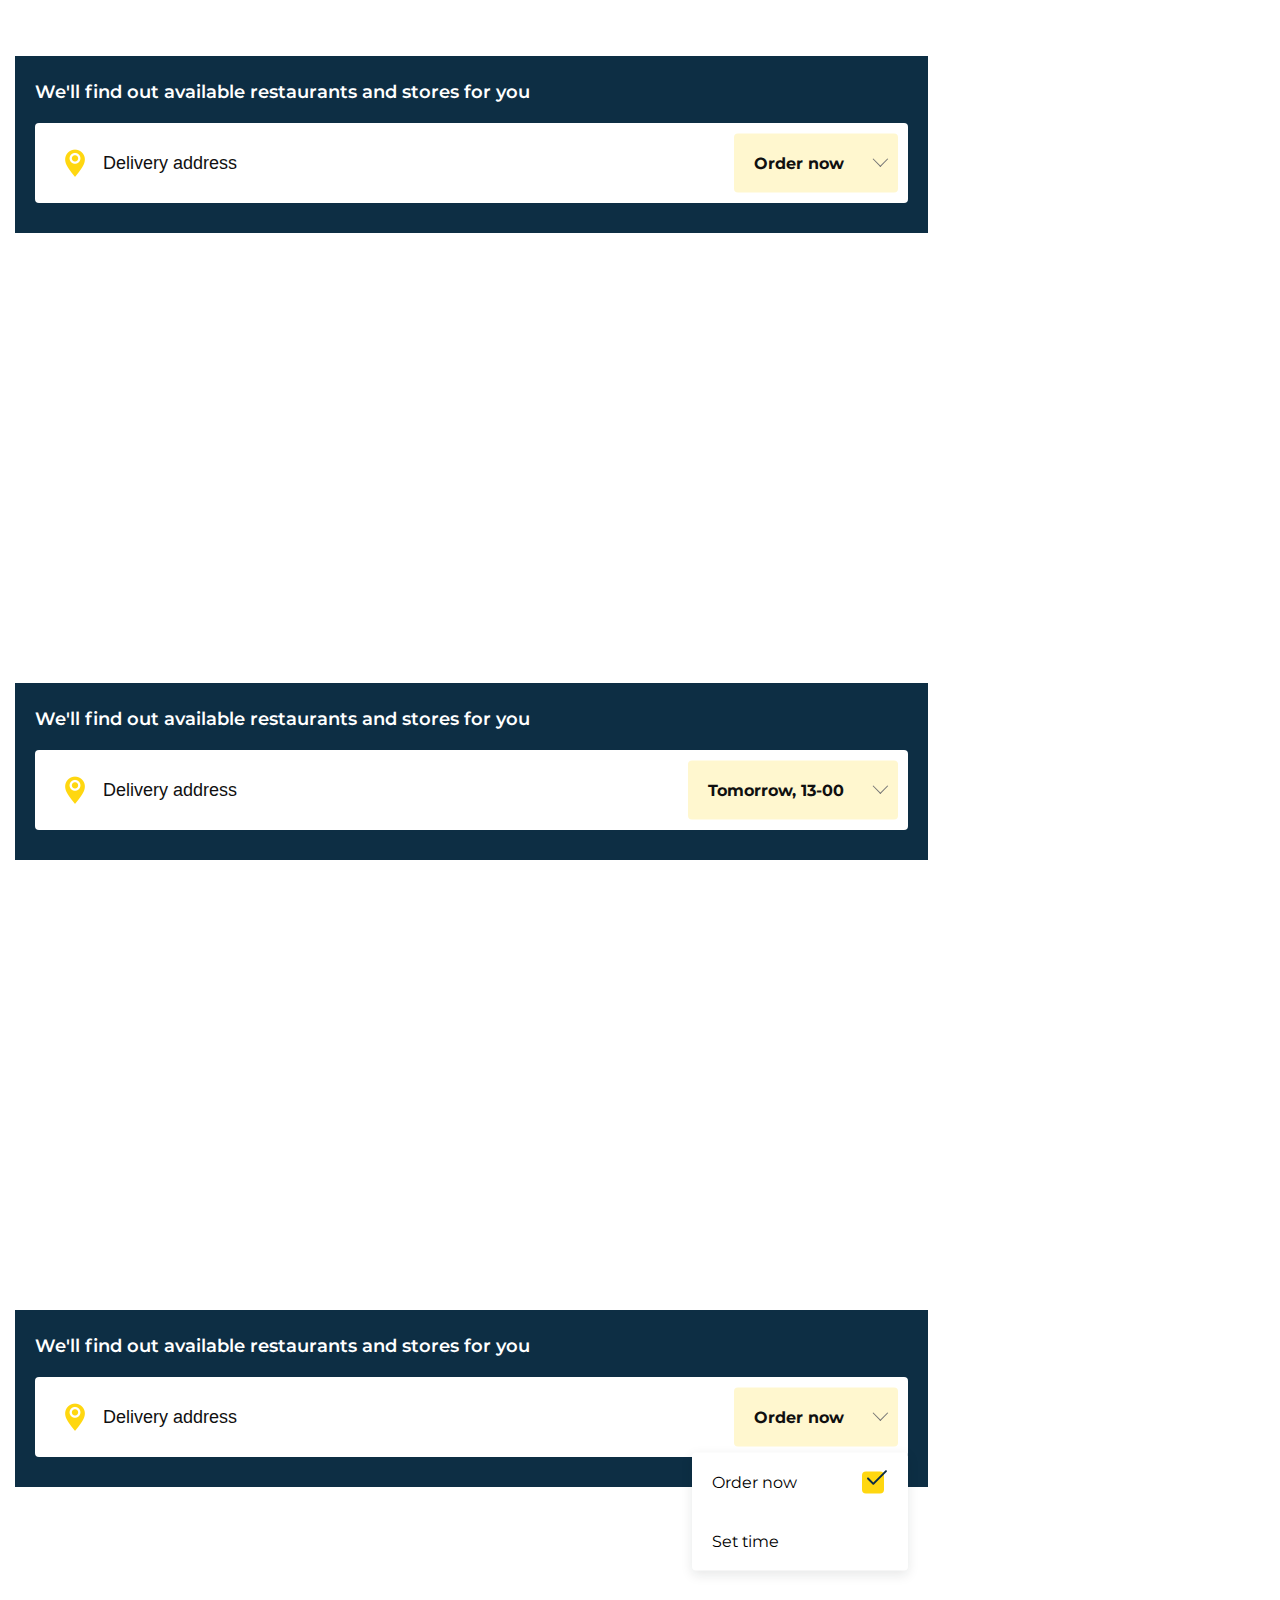
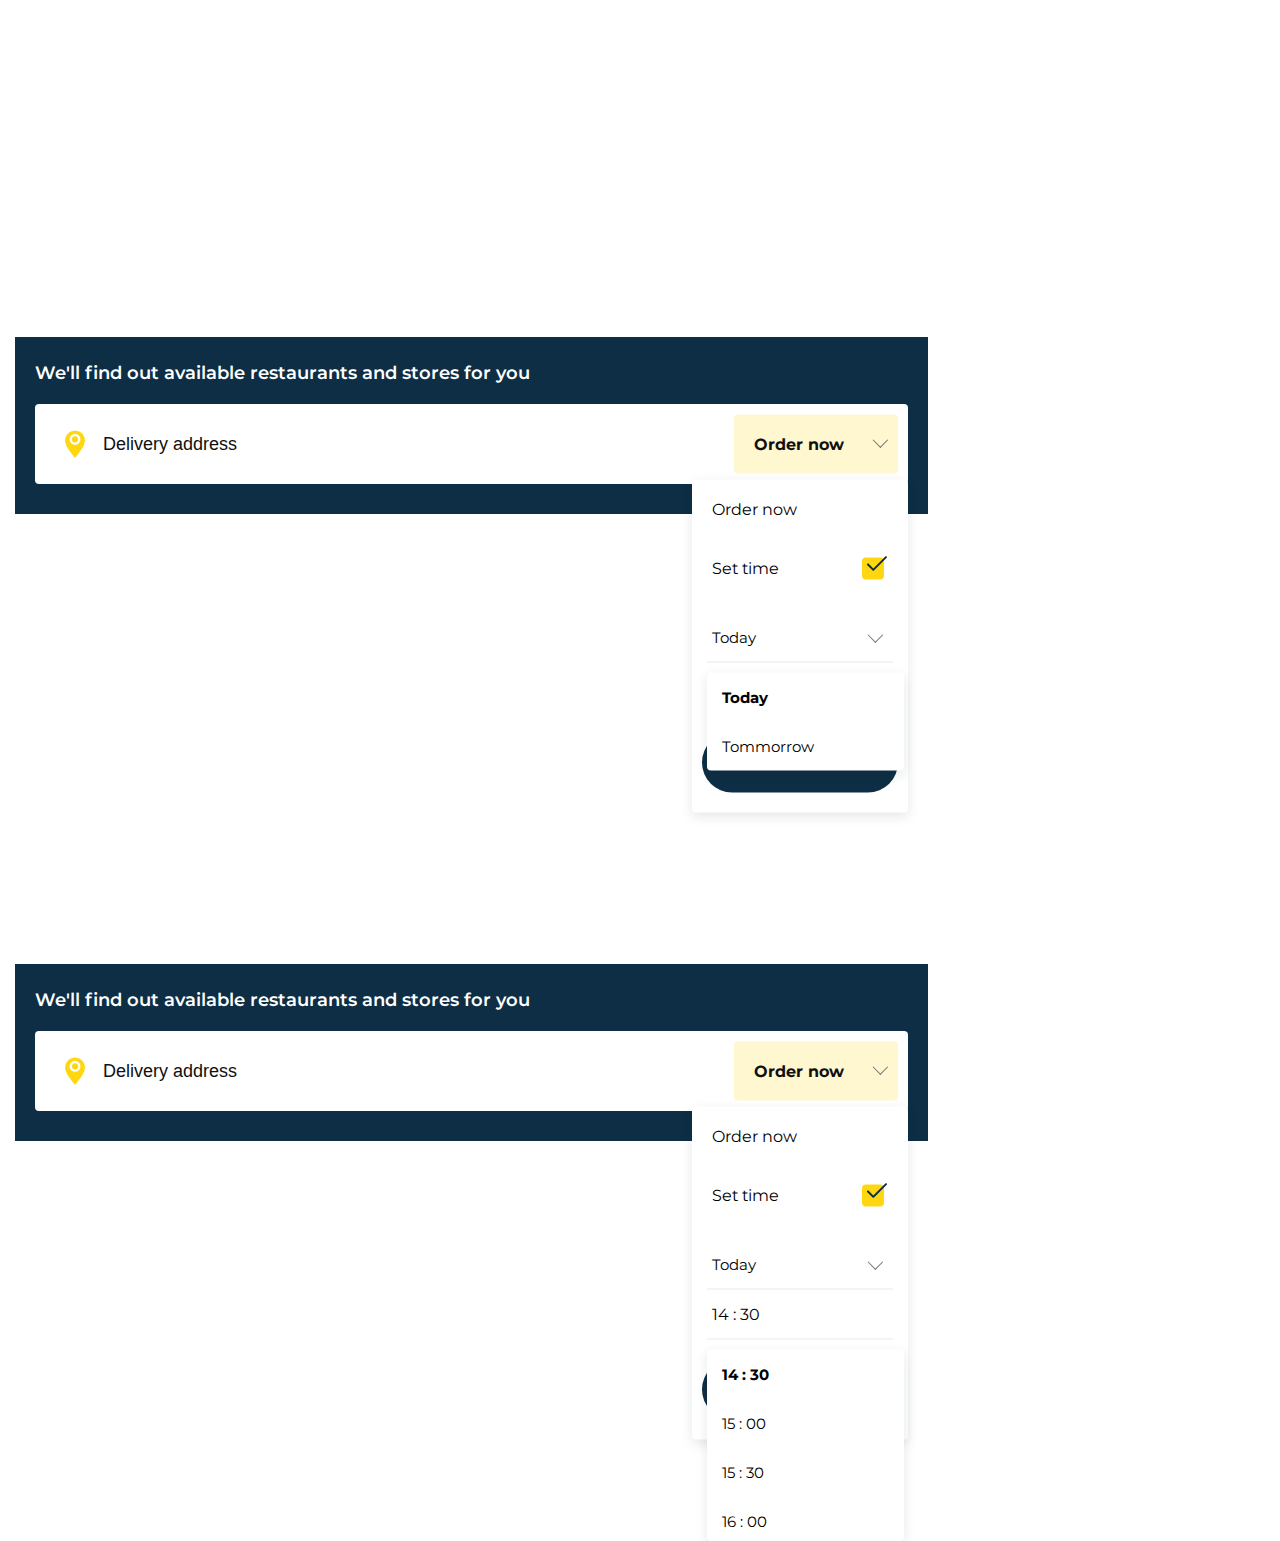
<file: restaurants-around-stages.html>
<!DOCTYPE html>
<html lang="en">
<head>
    <meta charset="UTF-8">
    <meta name="viewport" content="width=device-width, initial-scale=1.0">
    <title>Foodleggers</title>
    <link rel="stylesheet" href="css/style.css">
    <link rel="stylesheet" href="css/common.css">
</head>
<body>
    <svg style="display: none;">
        <symbol id="check-mark" viewBox="0 0 512 512">
            <g>
            <path d="M504.502,75.496c-9.997-9.998-26.205-9.998-36.204,0L161.594,382.203L43.702,264.311c-9.997-9.998-26.205-9.997-36.204,0
			c-9.998,9.997-9.998,26.205,0,36.203l135.994,135.992c9.994,9.997,26.214,9.99,36.204,0L504.502,111.7
			C514.5,101.703,514.499,85.494,504.502,75.496z" fill="#0d2e44"/>
            </g>
        </symbol>
    </svg>
    <div class="ra">
        <div class="section-inner">
        <!-- Restaurants-around -->
            <div class="section-restaurants-around">
                <div class="section-restaurants-around-search">
                    <div class="section-restaurants-around-search__title">
                        We'll find out available restaurants and stores for you
                    </div>
                    <form class="section-restaurants-around-search__form" action="" method="GET">
                        <input type="text" placeholder="Delivery address" class="section-restaurants-around-search__input">
                        <div class="time">
                            <div class="time-text">
                                Order now
                            </div>
                        </div>
                        <div class="section-restaurants-around-search__input-img">
                            <img src="img/beige/restaurants-around/map-search.png" alt="">
                        </div>
                    </form>
                </div>
            </div>
            <!-- /Restaurants-around -->
            <!-- Restaurants-around -->
                <div class="section-restaurants-around">
                    <div class="section-restaurants-around-search">
                        <div class="section-restaurants-around-search__title">
                            We'll find out available restaurants and stores for you
                        </div>
                        <form class="section-restaurants-around-search__form" action="" method="GET">
                            <input type="text" placeholder="Delivery address" class="section-restaurants-around-search__input">
                            <div class="time">
                                <div class="time-text">
                                    Tomorrow, 13-00
                                </div>
                            </div>
                            <div class="section-restaurants-around-search__input-img">
                                <img src="img/beige/restaurants-around/map-search.png" alt="">
                            </div>
                        </form>
                    </div>
                </div>
                <!-- /Restaurants-around -->
            <!-- Restaurants-around with set-radio -->
                <div class="section-restaurants-around">
                    <div class="section-restaurants-around-search">
                        <div class="section-restaurants-around-search__title">
                            We'll find out available restaurants and stores for you
                        </div>
                        <form class="section-restaurants-around-search__form" action="" method="GET">
                            <input type="text" placeholder="Delivery address" class="section-restaurants-around-search__input">
                            <div class="time">
                                <div class="time-wrapper">
                                    <div class="time-text">
                                        Order now
                                    </div>
                                </div>
                                <div class="time-choose">
                                    <div class="time-choose__item">
                                        <label class="set-radio">
                                            <span class="set-radio__text">
                                                Order now
                                            </span>
                                            <input type="checkbox" class="set-radio__input" checked="checked">
                                            <div class="set-radio__checked">
                                                <svg class="check-mark">
                                                    <use xlink:href="#check-mark"></use>
                                                </svg>
                                            </div>
                                        </label>
                                    </div>
                                    <div class="time-choose__item">
                                        <label class="set-radio">
                                            <span class="set-radio__text">
                                                Set time
                                            </span>
                                            <input type="checkbox" class="set-radio__input">
                                            <div class="set-radio__checked">
                                                <svg class="check-mark">
                                                    <use xlink:href="#check-mark"></use>
                                                </svg>
                                            </div>
                                        </label>
                                    </div>
                                </div>
                            </div>
                            <div class="section-restaurants-around-search__input-img">
                                <img src="img/beige/restaurants-around/map-search.png" alt="">
                            </div>
                        </form>
                    </div>
                </div>
                <!-- /Restaurants-around -->
            <!-- Restaurants-around with set-radio -->
                <div class="section-restaurants-around">
                    <div class="section-restaurants-around-search">
                        <div class="section-restaurants-around-search__title">
                            We'll find out available restaurants and stores for you
                        </div>
                        <form class="section-restaurants-around-search__form" action="" method="GET">
                            <input type="text" placeholder="Delivery address" class="section-restaurants-around-search__input">
                            <div class="time">
                                <div class="time-wrapper">
                                    <div class="time-text">
                                        Order now
                                    </div>
                                </div>
                            <div class="time-choose">
                                <div class="time-choose__item">
                                    <label class="set-radio">
                                        <span class="set-radio__text">
                                            Order now
                                        </span>
                                        <input type="checkbox" class="set-radio__input">
                                        <div class="set-radio__checked">
                                            <svg class="check-mark">
                                                <use xlink:href="#check-mark"></use>
                                            </svg>
                                        </div>
                                    </label>
                                </div>
                                <div class="time-choose__item">
                                    <label class="set-radio">
                                        <span class="set-radio__text">
                                            Set time
                                        </span>
                                        <input type="checkbox" class="set-radio__input" checked="checked">
                                        <div class="set-radio__checked">
                                            <svg class="check-mark">
                                                <use xlink:href="#check-mark"></use>
                                            </svg>
                                        </div>
                                    </label>
                                </div>
                                <div class="time-choose__set-time-item">
                                    <span class="set-time-item-text">Today</span>
                                    <div class="time-choose__set-time-item-day-choose">
                                        <span class="day-choose-item active">Today</span>
                                        <span class="day-choose-item">Tommorrow</span>
                                    </div>
                                </div>
                                <div class="time-choose__set-time-item">
                                    <span>14 : 30</span>
                                </div>
                                <div class="button">
                                    choose
                                </div>
                            </div>
                            </div>
                        <div class="section-restaurants-around-search__input-img">
                            <img src="img/beige/restaurants-around/map-search.png" alt="">
                        </div>
                        </form>
                    </div>
                </div>
                <!-- /Restaurants-around -->
                <!-- Restaurants-around with set-radio -->
                <div class="section-restaurants-around">
                    <div class="section-restaurants-around-search">
                        <div class="section-restaurants-around-search__title">
                            We'll find out available restaurants and stores for you
                        </div>
                        <form class="section-restaurants-around-search__form" action="" method="GET">
                            <input type="text" placeholder="Delivery address" class="section-restaurants-around-search__input">
                            <div class="time">
                                <div class="time-wrapper">
                                    <div class="time-text">
                                        Order now
                                    </div>
                                </div>
                            <div class="time-choose">
                                <div class="time-choose__item">
                                    <label class="set-radio">
                                        <span class="set-radio__text">
                                            Order now
                                        </span>
                                        <input type="checkbox" class="set-radio__input">
                                        <div class="set-radio__checked">
                                            <svg class="check-mark">
                                                <use xlink:href="#check-mark"></use>
                                            </svg>
                                        </div>
                                    </label>
                                </div>
                                <div class="time-choose__item">
                                    <label class="set-radio">
                                        <span class="set-radio__text">
                                            Set time
                                        </span>
                                        <input type="checkbox" class="set-radio__input" checked="checked">
                                        <div class="set-radio__checked">
                                            <svg class="check-mark">
                                                <use xlink:href="#check-mark"></use>
                                            </svg>
                                        </div>
                                    </label>
                                </div>
                                <div class="time-choose__set-time-item">
                                    <span class="set-time-item-text">Today</span>
                                </div>
                                <div class="time-choose__set-time-item">
                                    <span>14 : 30</span>
                                    <div class="time-choose__set-time-item-time-choose">
                                        <span class="time-choose-item active">14 : 30</span>
                                        <span class="time-choose-item">15 : 00</span>
                                        <span class="time-choose-item">15 : 30</span>
                                        <span class="time-choose-item">16 : 00</span>
                                        <span class="time-choose-item">16 : 30</span>
                                        <span class="time-choose-item">17 : 00</span>
                                        <span class="time-choose-item">17 : 30</span>
                                        <span class="time-choose-item">18 : 00</span>
                                        <span class="time-choose-item">18 : 30</span>
                                        <span class="time-choose-item">19 : 00</span>
                                        <span class="time-choose-item">19 : 30</span>
                                        <span class="time-choose-item">20 : 00</span>
                                        <span class="time-choose-item">20 : 30</span>
                                        <span class="time-choose-item">21 : 30</span>
                                    </div>
                                </div>
                                <div class="button">
                                    choose
                                </div>
                            </div>
                            </div>
                        <div class="section-restaurants-around-search__input-img">
                            <img src="img/beige/restaurants-around/map-search.png" alt="">
                        </div>
                        </form>
                    </div>
                </div>
                <!-- /Restaurants-around -->
        </div>
    </div>
</body>
</html>
</file>
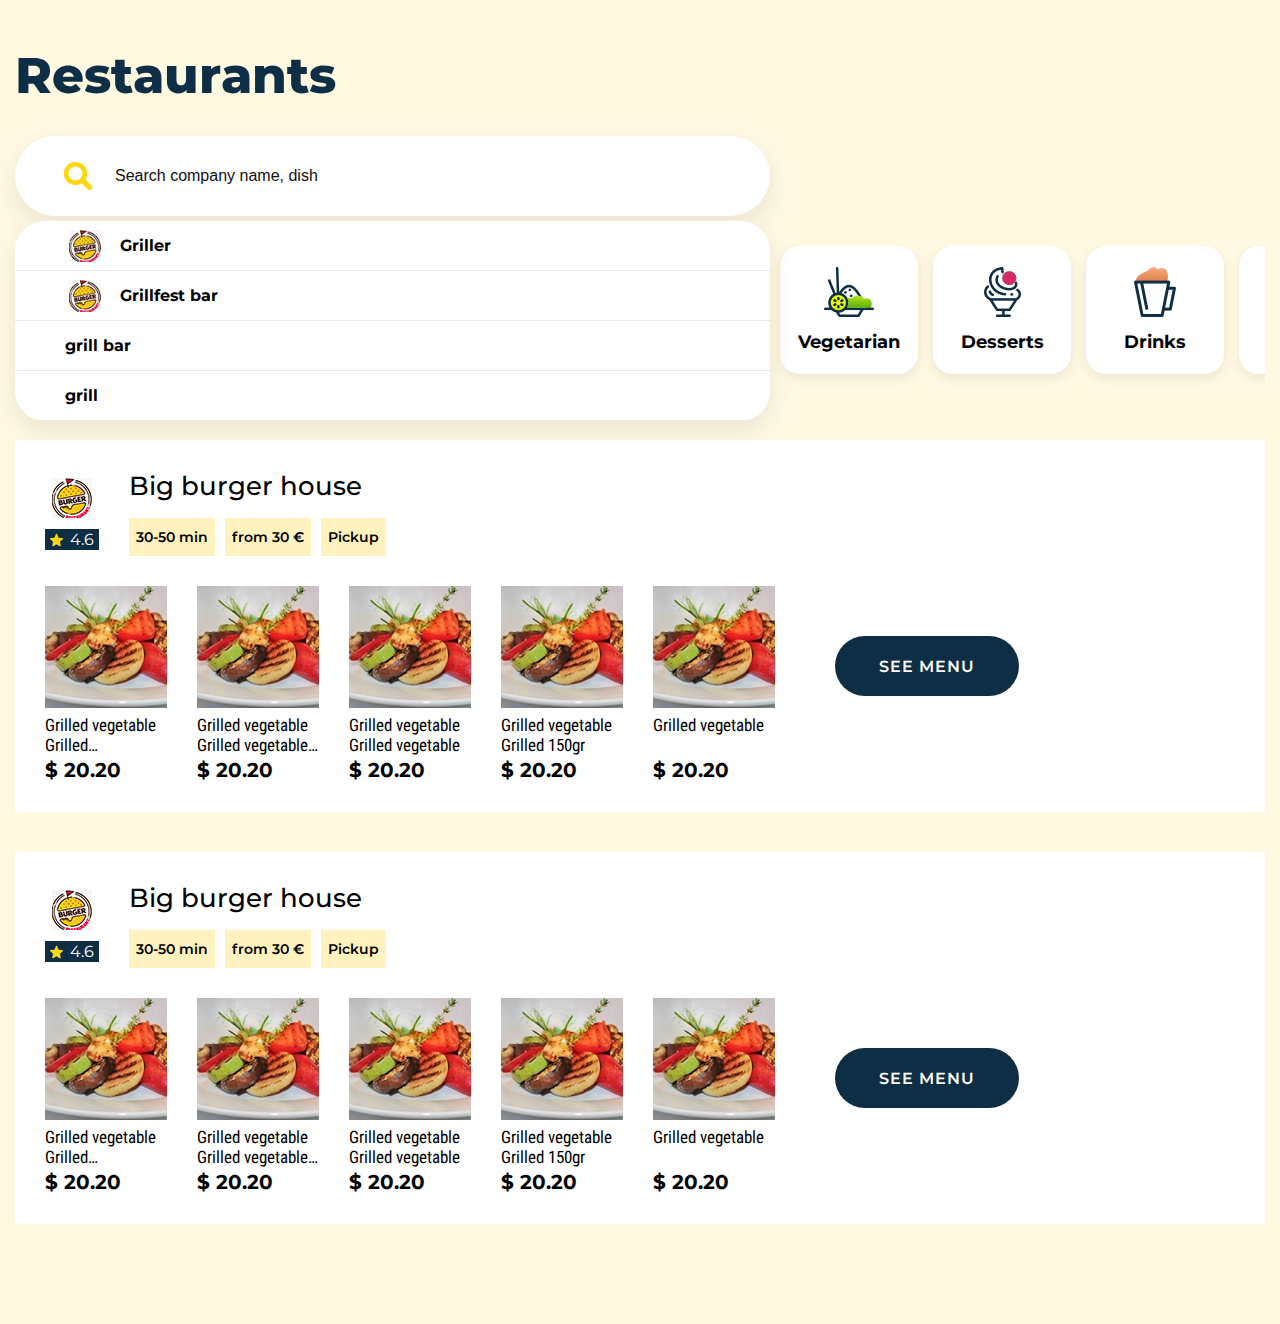
<file: restaurants-menus-open.html>
<!DOCTYPE html>
<html lang="en">
<head>
    <meta charset="UTF-8">
    <meta name="viewport" content="width=device-width, initial-scale=1.0">
    <title>Foodleggers</title>
    <link rel="stylesheet" href="css/common.css">
    <link rel="stylesheet" href="css/style.css">
</head>
<body>
    <!-- Sprites -->
    <svg style="display: none;">
        <symbol id="star" viewBox="0 -10 511.98685 511">
            <g>
                <path d="m510.652344 185.902344c-3.351563-10.367188-12.546875-17.730469-23.425782-18.710938l-147.773437-13.417968-58.433594-136.769532c-4.308593-10.023437-14.121093-16.511718-25.023437-16.511718s-20.714844 6.488281-25.023438 16.535156l-58.433594 136.746094-147.796874 13.417968c-10.859376 1.003906-20.03125 8.34375-23.402344 18.710938-3.371094 10.367187-.257813 21.738281 7.957031 28.90625l111.699219 97.960937-32.9375 145.089844c-2.410156 10.667969 1.730468 21.695313 10.582031 28.09375 4.757813 3.4375 10.324219 5.1875 15.9375 5.1875 4.839844 0 9.640625-1.304687 13.949219-3.882813l127.46875-76.183593 127.421875 76.183593c9.324219 5.609376 21.078125 5.097657 29.910156-1.304687 8.855469-6.417969 12.992187-17.449219 10.582031-28.09375l-32.9375-145.089844 111.699219-97.941406c8.214844-7.1875 11.351563-18.539063 7.980469-28.925781zm0 0" fill="#ffd710"/>
            </g>
        </symbol>
    </svg>
    <!-- Sprites -->
    <!-- Beige -->
    <section class="section-beige">
        <div class="section-inner">
            <!-- Restaurants -->
            <div class="section-restaurants">
                <div class="title">
                    Restaurants
                </div>
                <form class="section-restaurants-form" action="" method="get">
                    <input class="section-restaurants-search" placeholder="Search company name, dish" type="search">
                    <img src="img/beige/resaurants/search.png" alt="" class="section-restaurants-search-icon">
                    <div class="section-restaurants-form__results">
                        <div class="section-restaurants-form__result">
                            <div class="section-restaurants-form__result-logo">
                                <img src="img/beige/resaurants/card-logo.png" alt="">
                            </div>
                            <div class="section-restaurants-form__result-text">
                                Griller
                            </div>
                        </div>
                        <div class="section-restaurants-form__result">
                            <div class="section-restaurants-form__result-logo">
                                <img src="img/beige/resaurants/card-logo.png" alt="">
                            </div>
                            <div class="section-restaurants-form__result-text">
                                Grillfest bar
                            </div>
                        </div>
                        <div class="section-restaurants-form__result">
                            <div class="section-restaurants-form__result-text">
                                grill bar
                            </div>
                        </div>
                        <div class="section-restaurants-form__result">
                            <div class="section-restaurants-form__result-text">
                                grill
                            </div>
                        </div>
                    </div>
                </form>
                <div class="section-restaurants-filter">
                    <div class="section-restaurants-filter-category">
                        <div class="section-restaurants-filter-category__icon">
                            <img src="img/beige/resaurants/filter-vegetarian.png" alt="">
                        </div>
                        <div class="section-restaurants-filter-category__title">
                            Vegetarian
                        </div>
                    </div>
                    <div class="section-restaurants-filter-category">
                        <div class="section-restaurants-filter-category__icon">
                            <img src="img/beige/resaurants/filter-fish.png" alt="">
                        </div>
                        <div class="section-restaurants-filter-category__title">
                            Fish
                        </div>
                    </div>
                    <div class="section-restaurants-filter-category">
                        <div class="section-restaurants-filter-category__icon">
                            <img src="img/beige/resaurants/filter-grill.png" alt="">
                        </div>
                        <div class="section-restaurants-filter-category__title">
                            Grill
                        </div>
                    </div>
                    <div class="section-restaurants-filter-category">
                        <div class="section-restaurants-filter-category__icon">
                            <img src="img/beige/resaurants/filter-vegetarian.png" alt="">
                        </div>
                        <div class="section-restaurants-filter-category__title">
                            Vegetarian
                        </div>
                    </div>
                    <div class="section-restaurants-filter-category">
                        <div class="section-restaurants-filter-category__icon">
                            <img src="img/beige/resaurants/filter-drink.png" alt="">
                        </div>
                        <div class="section-restaurants-filter-category__title">
                            Drinks
                        </div>
                    </div>
                    <div class="section-restaurants-filter-category">
                        <div class="section-restaurants-filter-category__icon">
                            <img src="img/beige/resaurants/filter-vegetarian.png" alt="">
                        </div>
                        <div class="section-restaurants-filter-category__title">
                            Vegetarian
                        </div>
                    </div>
                    <div class="section-restaurants-filter-category">
                        <div class="section-restaurants-filter-category__icon">
                            <img src="img/beige/resaurants/filter-desserts.png" alt="">
                        </div>
                        <div class="section-restaurants-filter-category__title">
                            Desserts
                        </div>
                    </div>
                    <div class="section-restaurants-filter-category">
                        <div class="section-restaurants-filter-category__icon">
                            <img src="img/beige/resaurants/filter-drink.png" alt="">
                        </div>
                        <div class="section-restaurants-filter-category__title">
                            Drinks
                        </div>
                    </div>
                    <div class="section-restaurants-filter-category filter--more">
                        <div class="section-restaurants-filter-category__icon">
                            <img src="img/beige/resaurants/plus-filter.png" alt="">
                        </div>
                        <div class="section-restaurants-filter-category__title">
                            More
                        </div>
                    </div>
                </div>
                <div class="section-restaurants-menus">
                    <div class="section-restaurants-menu">
                        <div class="section-restaurants-menu__headline">
                            <div class="section-restaurants-menu__headline-preview">
                                <div class="section-restaurants-menu__logo">
                                    <img src="img/beige/resaurants/card-logo.png" alt="">
                                </div>
                                <div class="rating">
                                    <svg class="star">
                                        <use xlink:href="#star"></use>
                                    </svg>
                                    <div class="rating-text">
                                        4.6
                                    </div>
                                </div>
                            </div>
                            <div class="section-restaurants-menu__headline-main">
                                <div class="section-restaurants-menu__title">
                                    Big burger house
                                </div>
                                <div class="tags">
                                    <div class="tag">
                                        30-50 min
                                    </div>
                                    <div class="tag">
                                        from 30 €
                                    </div>
                                    <div class="tag">
                                        Pickup
                                    </div>
                                </div>
                            </div>
                        </div>
                        <div class="section-restaurants-menu__content">
                            <div class="section-restaurants-menu__items">
                                <div class="section-restaurants-menu__item">
                                    <div class="section-restaurants-menu__item-img">
                                        <img src=img/beige/resaurants/menu-img.jpg alt="">
                                    </div>
                                    <div class="section-restaurants-menu__item-title">
                                        Grilled vegetable Grilled vegetableGrilled vegetableGrilled vegetable
                                    </div>
                                    <div class="section-restaurants-menu__item-price">
                                        $ 20.20
                                    </div>
                                </div>
                                <div class="section-restaurants-menu__item">
                                    <div class="section-restaurants-menu__item-img">
                                        <img src=img/beige/resaurants/menu-img.jpg alt="">
                                    </div>
                                    <div class="section-restaurants-menu__item-title">
                                        Grilled vegetable Grilled vegetable Grilled vegetable
                                    </div>
                                    <div class="section-restaurants-menu__item-price">
                                        $ 20.20
                                    </div>
                                </div>
                                <div class="section-restaurants-menu__item">
                                    <div class="section-restaurants-menu__item-img">
                                        <img src=img/beige/resaurants/menu-img.jpg alt="">
                                    </div>
                                    <div class="section-restaurants-menu__item-title">
                                        Grilled vegetable Grilled vegetable
                                    </div>
                                    <div class="section-restaurants-menu__item-price">
                                        $ 20.20
                                    </div>
                                </div>
                                <div class="section-restaurants-menu__item">
                                    <div class="section-restaurants-menu__item-img">
                                        <img src=img/beige/resaurants/menu-img.jpg alt="">
                                    </div>
                                    <div class="section-restaurants-menu__item-title">
                                        Grilled vegetable Grilled 150gr
                                    </div>
                                    <div class="section-restaurants-menu__item-price">
                                        $ 20.20
                                    </div>
                                </div>
                                <div class="section-restaurants-menu__item">
                                    <div class="section-restaurants-menu__item-img">
                                        <img src=img/beige/resaurants/menu-img.jpg alt="">
                                    </div>
                                    <div class="section-restaurants-menu__item-title">
                                        Grilled vegetable
                                    </div>
                                    <div class="section-restaurants-menu__item-price">
                                        $ 20.20
                                    </div>
                                </div>
                            </div>
                            <div class="button">
                                see menu
                            </div>
                        </div>
                    </div>
                    <div class="section-restaurants-menu">
                        <div class="section-restaurants-menu__headline">
                            <div class="section-restaurants-menu__headline-preview">
                                <div class="section-restaurants-menu__logo">
                                    <img src="img/beige/resaurants/card-logo.png" alt="">
                                </div>
                                <div class="rating">
                                    <svg class="star">
                                        <use xlink:href="#star"></use>
                                    </svg>
                                    <div class="rating-text">
                                        4.6
                                    </div>
                                </div>
                            </div>
                            <div class="section-restaurants-menu__headline-main">
                                <div class="section-restaurants-menu__title">
                                    Big burger house
                                </div>
                                <div class="tags">
                                    <div class="tag">
                                        30-50 min
                                    </div>
                                    <div class="tag">
                                        from 30 €
                                    </div>
                                    <div class="tag">
                                        Pickup
                                    </div>
                                </div>
                            </div>
                        </div>
                        <div class="section-restaurants-menu__content">
                            <div class="section-restaurants-menu__items">
                                <div class="section-restaurants-menu__item">
                                    <div class="section-restaurants-menu__item-img">
                                        <img src=img/beige/resaurants/menu-img.jpg alt="">
                                    </div>
                                    <div class="section-restaurants-menu__item-title">
                                        Grilled vegetable Grilled vegetableGrilled vegetableGrilled vegetable
                                    </div>
                                    <div class="section-restaurants-menu__item-price">
                                        $ 20.20
                                    </div>
                                </div>
                                <div class="section-restaurants-menu__item">
                                    <div class="section-restaurants-menu__item-img">
                                        <img src=img/beige/resaurants/menu-img.jpg alt="">
                                    </div>
                                    <div class="section-restaurants-menu__item-title">
                                        Grilled vegetable Grilled vegetable Grilled vegetable
                                    </div>
                                    <div class="section-restaurants-menu__item-price">
                                        $ 20.20
                                    </div>
                                </div>
                                <div class="section-restaurants-menu__item">
                                    <div class="section-restaurants-menu__item-img">
                                        <img src=img/beige/resaurants/menu-img.jpg alt="">
                                    </div>
                                    <div class="section-restaurants-menu__item-title">
                                        Grilled vegetable Grilled vegetable
                                    </div>
                                    <div class="section-restaurants-menu__item-price">
                                        $ 20.20
                                    </div>
                                </div>
                                <div class="section-restaurants-menu__item">
                                    <div class="section-restaurants-menu__item-img">
                                        <img src=img/beige/resaurants/menu-img.jpg alt="">
                                    </div>
                                    <div class="section-restaurants-menu__item-title">
                                        Grilled vegetable Grilled 150gr
                                    </div>
                                    <div class="section-restaurants-menu__item-price">
                                        $ 20.20
                                    </div>
                                </div>
                                <div class="section-restaurants-menu__item">
                                    <div class="section-restaurants-menu__item-img">
                                        <img src=img/beige/resaurants/menu-img.jpg alt="">
                                    </div>
                                    <div class="section-restaurants-menu__item-title">
                                        Grilled vegetable
                                    </div>
                                    <div class="section-restaurants-menu__item-price">
                                        $ 20.20
                                    </div>
                                </div>
                                <div class="button">
                                    see menu
                                </div>
                            </div>
                        </div>
                    </div>
                </div>
            </div>
            <!-- /Restaurants -->
        </div>
    </section>
    <!-- /Beige -->
</body>
</html>
</file>
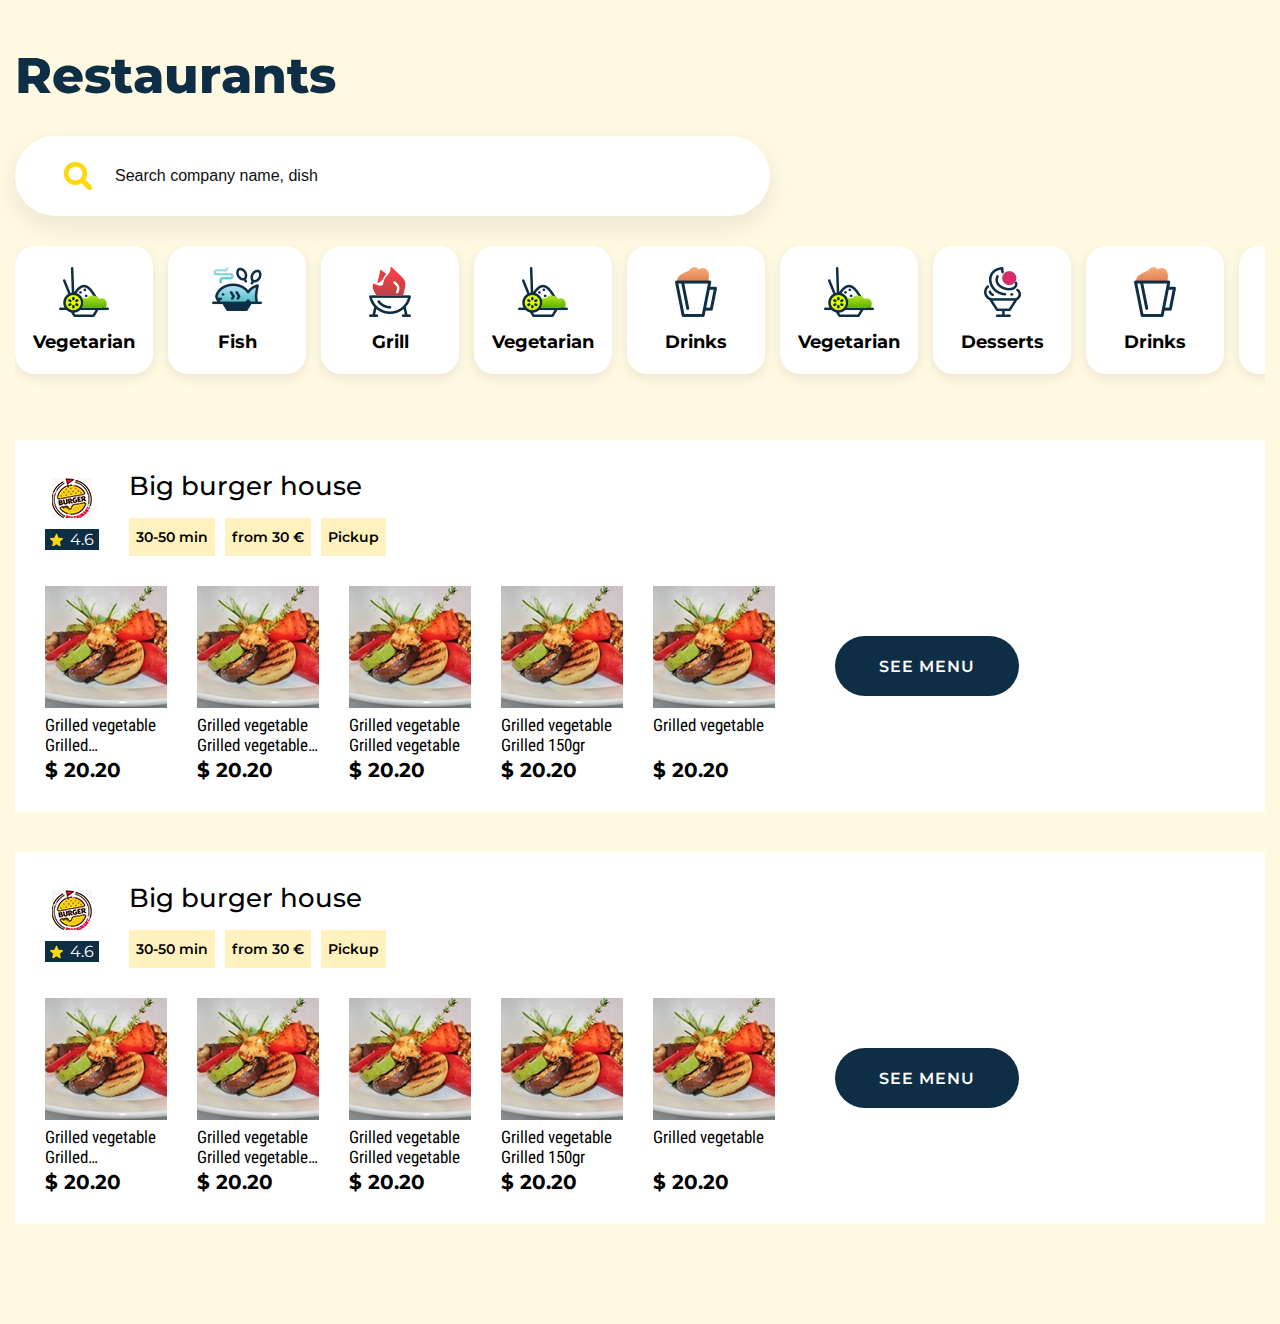
<file: restaurants-menus.html>
<!DOCTYPE html>
<html lang="en">
<head>
    <meta charset="UTF-8">
    <meta name="viewport" content="width=device-width, initial-scale=1.0">
    <title>Foodleggers</title>
    <link rel="stylesheet" href="css/common.css">
    <link rel="stylesheet" href="css/style.css">
</head>
<body>
    <!-- Sprites -->
    <svg style="display: none;">
        <symbol id="star" viewBox="0 -10 511.98685 511">
            <g>
                <path d="m510.652344 185.902344c-3.351563-10.367188-12.546875-17.730469-23.425782-18.710938l-147.773437-13.417968-58.433594-136.769532c-4.308593-10.023437-14.121093-16.511718-25.023437-16.511718s-20.714844 6.488281-25.023438 16.535156l-58.433594 136.746094-147.796874 13.417968c-10.859376 1.003906-20.03125 8.34375-23.402344 18.710938-3.371094 10.367187-.257813 21.738281 7.957031 28.90625l111.699219 97.960937-32.9375 145.089844c-2.410156 10.667969 1.730468 21.695313 10.582031 28.09375 4.757813 3.4375 10.324219 5.1875 15.9375 5.1875 4.839844 0 9.640625-1.304687 13.949219-3.882813l127.46875-76.183593 127.421875 76.183593c9.324219 5.609376 21.078125 5.097657 29.910156-1.304687 8.855469-6.417969 12.992187-17.449219 10.582031-28.09375l-32.9375-145.089844 111.699219-97.941406c8.214844-7.1875 11.351563-18.539063 7.980469-28.925781zm0 0" fill="#ffd710"/>
            </g>
        </symbol>
    </svg>
    <!-- Sprites -->
    <!-- Beige -->
    <section class="section-beige">
        <div class="section-inner">
            <!-- Restaurants -->
            <div class="section-restaurants">
                <div class="title">
                    Restaurants
                </div>
                <form class="section-restaurants-form" action="" method="get">
                    <input class="section-restaurants-search" placeholder="Search company name, dish" type="search">
                    <img src="img/beige/resaurants/search.png" alt="" class="section-restaurants-search-icon">
                </form>
                <div class="section-restaurants-filter">
                    <div class="section-restaurants-filter-category">
                        <div class="section-restaurants-filter-category__icon">
                            <img src="img/beige/resaurants/filter-vegetarian.png" alt="">
                        </div>
                        <div class="section-restaurants-filter-category__title">
                            Vegetarian
                        </div>
                    </div>
                    <div class="section-restaurants-filter-category">
                        <div class="section-restaurants-filter-category__icon">
                            <img src="img/beige/resaurants/filter-fish.png" alt="">
                        </div>
                        <div class="section-restaurants-filter-category__title">
                            Fish
                        </div>
                    </div>
                    <div class="section-restaurants-filter-category">
                        <div class="section-restaurants-filter-category__icon">
                            <img src="img/beige/resaurants/filter-grill.png" alt="">
                        </div>
                        <div class="section-restaurants-filter-category__title">
                            Grill
                        </div>
                    </div>
                    <div class="section-restaurants-filter-category">
                        <div class="section-restaurants-filter-category__icon">
                            <img src="img/beige/resaurants/filter-vegetarian.png" alt="">
                        </div>
                        <div class="section-restaurants-filter-category__title">
                            Vegetarian
                        </div>
                    </div>
                    <div class="section-restaurants-filter-category">
                        <div class="section-restaurants-filter-category__icon">
                            <img src="img/beige/resaurants/filter-drink.png" alt="">
                        </div>
                        <div class="section-restaurants-filter-category__title">
                            Drinks
                        </div>
                    </div>
                    <div class="section-restaurants-filter-category">
                        <div class="section-restaurants-filter-category__icon">
                            <img src="img/beige/resaurants/filter-vegetarian.png" alt="">
                        </div>
                        <div class="section-restaurants-filter-category__title">
                            Vegetarian
                        </div>
                    </div>
                    <div class="section-restaurants-filter-category">
                        <div class="section-restaurants-filter-category__icon">
                            <img src="img/beige/resaurants/filter-desserts.png" alt="">
                        </div>
                        <div class="section-restaurants-filter-category__title">
                            Desserts
                        </div>
                    </div>
                    <div class="section-restaurants-filter-category">
                        <div class="section-restaurants-filter-category__icon">
                            <img src="img/beige/resaurants/filter-drink.png" alt="">
                        </div>
                        <div class="section-restaurants-filter-category__title">
                            Drinks
                        </div>
                    </div>
                    <div class="section-restaurants-filter-category filter--more">
                        <div class="section-restaurants-filter-category__icon">
                            <img src="img/beige/resaurants/plus-filter.png" alt="">
                        </div>
                        <div class="section-restaurants-filter-category__title">
                            More
                        </div>
                    </div>
                </div>
                <div class="section-restaurants-menus">
                    <div class="section-restaurants-menu">
                        <div class="section-restaurants-menu__headline">
                            <div class="section-restaurants-menu__headline-preview">
                                <div class="section-restaurants-menu__logo">
                                    <img src="img/beige/resaurants/card-logo.png" alt="">
                                </div>
                                <div class="rating">
                                    <svg class="star">
                                        <use xlink:href="#star"></use>
                                    </svg>
                                    <div class="rating-text">
                                        4.6
                                    </div>
                                </div>
                            </div>
                            <div class="section-restaurants-menu__headline-main">
                                <div class="section-restaurants-menu__title">
                                    Big burger house
                                </div>
                                <div class="tags">
                                    <div class="tag">
                                        30-50 min
                                    </div>
                                    <div class="tag">
                                        from 30 €
                                    </div>
                                    <div class="tag">
                                        Pickup
                                    </div>
                                </div>
                            </div>
                        </div>
                        <div class="section-restaurants-menu__content">
                            <div class="section-restaurants-menu__items">
                                <div class="section-restaurants-menu__item">
                                    <div class="section-restaurants-menu__item-img">
                                        <img src=img/beige/resaurants/menu-img.jpg alt="">
                                    </div>
                                    <div class="section-restaurants-menu__item-title">
                                        Grilled vegetable Grilled vegetableGrilled vegetableGrilled vegetable
                                    </div>
                                    <div class="section-restaurants-menu__item-price">
                                        $ 20.20
                                    </div>
                                </div>
                                <div class="section-restaurants-menu__item">
                                    <div class="section-restaurants-menu__item-img">
                                        <img src=img/beige/resaurants/menu-img.jpg alt="">
                                    </div>
                                    <div class="section-restaurants-menu__item-title">
                                        Grilled vegetable Grilled vegetable Grilled vegetable
                                    </div>
                                    <div class="section-restaurants-menu__item-price">
                                        $ 20.20
                                    </div>
                                </div>
                                <div class="section-restaurants-menu__item">
                                    <div class="section-restaurants-menu__item-img">
                                        <img src=img/beige/resaurants/menu-img.jpg alt="">
                                    </div>
                                    <div class="section-restaurants-menu__item-title">
                                        Grilled vegetable Grilled vegetable
                                    </div>
                                    <div class="section-restaurants-menu__item-price">
                                        $ 20.20
                                    </div>
                                </div>
                                <div class="section-restaurants-menu__item">
                                    <div class="section-restaurants-menu__item-img">
                                        <img src=img/beige/resaurants/menu-img.jpg alt="">
                                    </div>
                                    <div class="section-restaurants-menu__item-title">
                                        Grilled vegetable Grilled 150gr
                                    </div>
                                    <div class="section-restaurants-menu__item-price">
                                        $ 20.20
                                    </div>
                                </div>
                                <div class="section-restaurants-menu__item">
                                    <div class="section-restaurants-menu__item-img">
                                        <img src=img/beige/resaurants/menu-img.jpg alt="">
                                    </div>
                                    <div class="section-restaurants-menu__item-title">
                                        Grilled vegetable
                                    </div>
                                    <div class="section-restaurants-menu__item-price">
                                        $ 20.20
                                    </div>
                                </div>
                            </div>
                            <div class="button">
                                see menu
                            </div>
                        </div>
                    </div>
                    <div class="section-restaurants-menu">
                        <div class="section-restaurants-menu__headline">
                            <div class="section-restaurants-menu__headline-preview">
                                <div class="section-restaurants-menu__logo">
                                    <img src="img/beige/resaurants/card-logo.png" alt="">
                                </div>
                                <div class="rating">
                                    <svg class="star">
                                        <use xlink:href="#star"></use>
                                    </svg>
                                    <div class="rating-text">
                                        4.6
                                    </div>
                                </div>
                            </div>
                            <div class="section-restaurants-menu__headline-main">
                                <div class="section-restaurants-menu__title">
                                    Big burger house
                                </div>
                                <div class="tags">
                                    <div class="tag">
                                        30-50 min
                                    </div>
                                    <div class="tag">
                                        from 30 €
                                    </div>
                                    <div class="tag">
                                        Pickup
                                    </div>
                                </div>
                            </div>
                        </div>
                        <div class="section-restaurants-menu__content">
                            <div class="section-restaurants-menu__items">
                                <div class="section-restaurants-menu__item">
                                    <div class="section-restaurants-menu__item-img">
                                        <img src=img/beige/resaurants/menu-img.jpg alt="">
                                    </div>
                                    <div class="section-restaurants-menu__item-title">
                                        Grilled vegetable Grilled vegetableGrilled vegetableGrilled vegetable
                                    </div>
                                    <div class="section-restaurants-menu__item-price">
                                        $ 20.20
                                    </div>
                                </div>
                                <div class="section-restaurants-menu__item">
                                    <div class="section-restaurants-menu__item-img">
                                        <img src=img/beige/resaurants/menu-img.jpg alt="">
                                    </div>
                                    <div class="section-restaurants-menu__item-title">
                                        Grilled vegetable Grilled vegetable Grilled vegetable
                                    </div>
                                    <div class="section-restaurants-menu__item-price">
                                        $ 20.20
                                    </div>
                                </div>
                                <div class="section-restaurants-menu__item">
                                    <div class="section-restaurants-menu__item-img">
                                        <img src=img/beige/resaurants/menu-img.jpg alt="">
                                    </div>
                                    <div class="section-restaurants-menu__item-title">
                                        Grilled vegetable Grilled vegetable
                                    </div>
                                    <div class="section-restaurants-menu__item-price">
                                        $ 20.20
                                    </div>
                                </div>
                                <div class="section-restaurants-menu__item">
                                    <div class="section-restaurants-menu__item-img">
                                        <img src=img/beige/resaurants/menu-img.jpg alt="">
                                    </div>
                                    <div class="section-restaurants-menu__item-title">
                                        Grilled vegetable Grilled 150gr
                                    </div>
                                    <div class="section-restaurants-menu__item-price">
                                        $ 20.20
                                    </div>
                                </div>
                                <div class="section-restaurants-menu__item">
                                    <div class="section-restaurants-menu__item-img">
                                        <img src=img/beige/resaurants/menu-img.jpg alt="">
                                    </div>
                                    <div class="section-restaurants-menu__item-title">
                                        Grilled vegetable
                                    </div>
                                    <div class="section-restaurants-menu__item-price">
                                        $ 20.20
                                    </div>
                                </div>
                                <div class="button">
                                    see menu
                                </div>
                            </div>
                        </div>
                    </div>
                </div>
            </div>
            <!-- /Restaurants -->
        </div>
    </section>
    <!-- /Beige -->
</body>
</html>
</file>
<file: css/common.css>
@charset "UTF-8";
@font-face {
font-family: 'RobotoCondensed';
src: url("../fonts/RobotoCondensed-Regular.eot");
src: local("☺"), url("../fonts/RobotoCondensed-Regular.woff") format("woff"), url("../fonts/RobotoCondensed-Regular.ttf") format("truetype"), url("../fonts/RobotoCondensed-Regular.svg") format("svg");
font-weight: 400;
font-style: normal; }

@font-face {
font-family: 'Montserrat';
src: url("../fonts/Montserrat-ExtraBold.eot");
src: local("☺"), url("../fonts/Montserrat-ExtraBold.woff") format("woff"), url("../fonts/Montserrat-ExtraBold.ttf") format("truetype"), url("../fonts/Montserrat-ExtraBold.svg") format("svg");
font-weight: 800;
font-style: normal; }

@font-face {
font-family: 'Montserrat';
src: url("../fonts/Montserrat-Medium.eot");
src: local("☺"), url("../fonts/Montserrat-Medium.woff") format("woff"), url("../fonts/Montserrat-Medium.ttf") format("truetype"), url("../fonts/Montserrat-Medium.svg") format("svg");
font-weight: 500;
font-style: normal; }

@font-face {
font-family: 'Montserrat';
src: url("../fonts/Montserrat-Regular.eot");
src: local("☺"), url("../fonts/Montserrat-Regular.woff") format("woff"), url("../fonts/Montserrat-Regular.ttf") format("truetype"), url("../fonts/Montserrat-Regular.svg") format("svg");
font-weight: 400;
font-style: normal; }

@font-face {
font-family: 'Montserrat';
src: url("../fonts/Montserrat-Bold.eot");
src: local("☺"), url("../fonts/Montserrat-Bold.woff") format("woff"), url("../fonts/Montserrat-Bold.ttf") format("truetype"), url("../fonts/Montserrat-Bold.svg") format("svg");
font-weight: 700;
font-style: normal; }

@font-face {
font-family: 'Montserrat';
src: url("../fonts/Montserrat-SemiBold.eot");
src: local("☺"), url("../fonts/Montserrat-SemiBold.woff") format("woff"), url("../fonts/Montserrat-SemiBold.ttf") format("truetype"), url("../fonts/Montserrat-SemiBold.svg") format("svg");
font-weight: 600;
font-style: normal; }

* {
box-sizing: border-box; 
-webkit-tap-highlight-color: rgba(0, 0, 0, 0); }

body {
margin: 0;
padding: 0;
font-family: 'Montserrat';
}

.section-inner {
max-width: 1430px;
width: 100%;
margin: 0 auto;
padding-left: 15px;
padding-right: 15px; }
</file>
<file: css/style.css>
.tags {
  position: relative;
  z-index: 10;
  display: flex;
  flex-wrap: wrap;
  margin-top: auto; }

.tag {
  margin-right: 10px;
  padding: 12px 10px;
  font-size: 14px;
  font-weight: 600;
  background-color: #fff2be; }
  .tag:last-child {
    margin-right: 0; }
  @media (max-width: 1448px) {
    .tag {
      padding: 10px 7px; } }

.rating {
  width: 54px;
  display: flex;
  align-items: center;
  padding: 1px 5px;
  background-color: #0d2e44; }
  .rating .rating-text {
    font-size: 16px;
    color: #ffffff; }
  .rating .star {
    margin-right: 7px;
    width: 14px;
    height: 14px; }

img {
  display: block; }

.button {
  display: flex;
  align-items: center;
  justify-content: center;
  border: none;
  outline: none;
  border-radius: 30px;
  font-size: 16px;
  font-weight: 600;
  letter-spacing: 1px;
  text-transform: uppercase;
  color: #ffffff;
  background-color: #0d2e44;
  cursor: pointer;
  transition: 0.2s ease-in-out; }
  .button:hover {
    color: #ffd710; }
  @media (max-width: 600px) {
    .button {
      font-size: 14px; } }

.set-radio {
  position: relative; }
  .set-radio:before {
    position: absolute;
    content: '';
    width: 12px;
    height: 12px;
    border: 2px solid #747474;
    border-radius: 2px;
    transform: translateY(-50%); }
  .set-radio__checked {
    position: absolute;
    width: 22px;
    height: 22px;
    background-color: #ffd710;
    border-radius: 4px;
    transform: translateY(-50%) scale(0);
    transition: 0.2s ease-in-out; }
    .set-radio__checked .check-mark {
      position: relative;
      left: 2px;
      bottom: 4px;
      width: 26px;
      height: 20px; }
  .set-radio__input {
    display: none; }
  .set-radio .set-radio__input:checked + .set-radio__checked {
    transform: translateY(-50%) scale(1); }

.time-text {
  position: relative;
  border-radius: 4px;
  padding: 20px 54px 20px 20px;
  background-color: #fff7cf;
  font-size: 16px;
  font-weight: 700;
  color: #101010;
  cursor: pointer; }
  .time-text:before {
    content: '';
    position: absolute;
    right: 16px;
    top: 40%;
    z-index: 10;
    border: solid #747474;
    border-width: 0 1px 1px 0;
    display: inline-block;
    padding: 5px;
    transform: rotate(45deg) translateY(-50%);
    -webkit-transform: rotate(45deg) translateY(-50%); }

@media (max-width: 768px) {
  .time-text {
    padding: 16px 54px 16px 20px; } }

.section-header .section-inner {
  display: flex;
  align-items: center;
  min-height: 64px; }

.section-header__logo img {
  display: block; }

.section-first-block {
  padding-top: 24px;
  padding-bottom: 80px;
  color: #0d2e44; }
  .section-first-block .section-inner {
    display: flex;
    justify-content: space-between;
    align-items: center; }
  .section-first-block__headline {
    margin-right: 40px; }
  .section-first-block__title {
    margin-bottom: 32px;
    font-size: 64px;
    font-weight: 800;
    line-height: 1.3; }
  .section-first-block__subtitle {
    margin-left: 68px;
    font-size: 18px;
    font-weight: 600;
    line-height: 1.44;
    color: #747474; }
  @media (max-width: 1272px) {
    .section-first-block .section-inner {
      flex-direction: column;
      text-align: center; }
    .section-first-block__headline {
      margin-right: 0; }
    .section-first-block__title {
      margin-bottom: 10px; }
    .section-first-block__subtitle {
      margin-bottom: 30px;
      margin-left: 0; } }
  @media (max-width: 768px) {
    .section-first-block {
      padding-bottom: 40px; }
      .section-first-block__title {
        margin-bottom: 10px;
        font-size: 54px; }
      .section-first-block__subtitle {
        margin-bottom: 30px;
        font-size: 15px; }
      .section-first-block-slider {
        display: none; } }

.slider {
  width: 700px;
  height: 400px;
  position: relative;
  overflow: hidden; }
  .slider .slides-container .slide {
    width: 100%;
    height: 100%;
    position: absolute;
    z-index: 1;
    transition: 0.5s ease-in; }
  .slider .slider-arrows {
    position: absolute;
    bottom: 11px;
    left: 21px;
    z-index: 10;
    display: flex; }
    .slider .slider-arrows .arrow {
      display: flex;
      align-items: center;
      justify-content: center;
      width: 60px;
      height: 60px;
      border-radius: 50%;
      background-color: #0d2e44;
      cursor: pointer;
      opacity: 0.3;
      transition: 0.2s ease-in-out; }
      .slider .slider-arrows .arrow:hover {
        opacity: 1; }
      .slider .slider-arrows .arrow:first-child {
        margin-right: 10px; }
      .slider .slider-arrows .arrow .arrow-svg {
        width: 34px;
        height: 23px; }
    .slider .slider-arrows .arrow-prev .arrow-svg {
      transform: rotate(180deg); }
  .slider .slider-dots {
    position: absolute;
    right: 20px;
    bottom: 33px;
    z-index: 10;
    display: flex;
    align-items: center; }
    .slider .slider-dots .slider-dot {
      margin-left: 10px;
      width: 8px;
      height: 8px;
      border-radius: 50%;
      background-color: #747474;
      cursor: pointer; }
      .slider .slider-dots .slider-dot:first-child {
        margin-left: 0; }
    .slider .slider-dots .dot-active {
      position: relative;
      z-index: 8;
      width: 16px;
      height: 16px;
      background-color: #0d2e44; }
      .slider .slider-dots .dot-active::before {
        content: '';
        position: absolute;
        top: 50%;
        left: 50%;
        z-index: 10;
        width: 6px;
        height: 6px;
        border-radius: 50%;
        background-color: #ffd710;
        transform: translate(-50%, -50%); }

.section-beige {
  background-color: #fff9e2;
  padding-bottom: 100px; }

.section-restaurants-around {
  position: relative;
  top: -44px;
  display: flex;
  width: 100%; }
  .section-restaurants-around .time {
    position: absolute;
    top: 50%;
    right: 10px;
    max-width: 216px;
    transform: translateY(-50%); }
    @media (max-width: 600px) {
      .section-restaurants-around .time {
        top: 200%; } }
  .section-restaurants-around .time-choose {
    position: absolute;
    top: 65px;
    right: -10px;
    width: 216px;
    background-color: #fff;
    box-shadow: 0 4px 12px rgba(15, 25, 31, 0.1);
    border-radius: 4px; }
    .section-restaurants-around .time-choose__item {
      padding: 20px; }
    .section-restaurants-around .time-choose__set-time-item {
      position: relative;
      padding: 15px 5px;
      margin-left: 15px;
      margin-right: 15px;
      border-bottom: 1px solid #e5e9eb; }
      .section-restaurants-around .time-choose__set-time-item .set-time-item-text {
        position: relative;
        font-size: 15px;
        cursor: pointer; }
        .section-restaurants-around .time-choose__set-time-item .set-time-item-text:before {
          content: '';
          position: absolute;
          left: 154px;
          top: 30%;
          border: solid #747474;
          border-width: 0 1px 1px 0;
          display: inline-block;
          padding: 5px;
          transform: rotate(45deg) translateY(-50%);
          -webkit-transform: rotate(45deg) translateY(-50%); }
      .section-restaurants-around .time-choose__set-time-item-day-choose, .section-restaurants-around .time-choose__set-time-item-time-choose {
        display: flex;
        flex-direction: column;
        position: absolute;
        top: 60px;
        left: 0;
        z-index: 10;
        width: 197px;
        box-shadow: 0 4px 12px rgba(15, 25, 31, 0.1);
        border-radius: 4px;
        background-color: #ffffff; }
        .section-restaurants-around .time-choose__set-time-item-day-choose .day-choose-item,
        .section-restaurants-around .time-choose__set-time-item-day-choose .time-choose-item, .section-restaurants-around .time-choose__set-time-item-time-choose .day-choose-item,
        .section-restaurants-around .time-choose__set-time-item-time-choose .time-choose-item {
          padding: 15px 15px;
          font-size: 15px;
          cursor: pointer; }
        .section-restaurants-around .time-choose__set-time-item-day-choose .active, .section-restaurants-around .time-choose__set-time-item-time-choose .active {
          font-weight: 700; }
      .section-restaurants-around .time-choose__set-time-item-time-choose {
        scrollbar-color: rgba(116, 116, 116, 0.7), none;
        scrollbar-width: 10px;
        max-height: 191px;
        overflow-y: auto; }
        .section-restaurants-around .time-choose__set-time-item-time-choose::-webkit-scrollbar {
          background-color: inherit;
          width: 10px;
          height: 5px; }
        .section-restaurants-around .time-choose__set-time-item-time-choose::-webkit-scrollbar-thumb {
          background-color: rgba(116, 116, 116, 0.7);
          border-radius: 5px; }
        .section-restaurants-around .time-choose__set-time-item-time-choose::-webkit-scrollbar-thumb:hover {
          background-color: #747474; }
      .section-restaurants-around .time-choose__set-time-item:nth-child(3) {
        margin-top: 15px; }
    .section-restaurants-around .time-choose .set-radio:before {
      display: none; }
    .section-restaurants-around .time-choose .set-radio__checked {
      top: 50%;
      left: 150px; }
      .section-restaurants-around .time-choose .set-radio__checked .check-mark {
        position: relative;
        left: 2px;
        bottom: 4px;
        width: 26px;
        height: 20px; }
    .section-restaurants-around .time-choose .button {
      margin: 20px auto;
      width: 196px;
      height: 60px; }
  .section-restaurants-around-search {
    padding: 25px 20px 30px;
    width: 73%;
    background-color: #0d2e44; }
    .section-restaurants-around-search__title {
      margin-bottom: 20px;
      font-size: 18px;
      font-weight: 600;
      color: #ffffff; }
    .section-restaurants-around-search__form {
      position: relative; }
    .section-restaurants-around-search__input {
      width: 100%;
      height: 80px;
      padding-left: 68px;
      outline: none;
      border: none;
      border-radius: 4px;
      font-size: 18px;
      font-weight: 400;
      color: #101010;
      transition: 0.2s ease-in-out; }
      .section-restaurants-around-search__input::placeholder {
        font-size: 18px;
        font-weight: 400;
        color: #101010; }
      .section-restaurants-around-search__input:focus {
        background-color: #e2e2e2; }
      .section-restaurants-around-search__input-img {
        position: absolute;
        left: 30px;
        top: 50%;
        transform: translateY(-50%); }
  .section-restaurants-around-map {
    display: flex;
    flex-direction: column;
    align-items: center;
    justify-content: center;
    width: 27%;
    background-color: #ffd710; }
    .section-restaurants-around-map__title {
      font-size: 18px;
      font-weight: 600;
      margin-bottom: 20px; }
    .section-restaurants-around-map__button {
      display: flex;
      align-items: center;
      padding: 16px 47px;
      border-radius: 30px;
      background-color: #0d2e44;
      text-decoration: none; }
      .section-restaurants-around-map__button:hover .section-restaurants-around-map__button-text {
        color: #ffd710; }
      .section-restaurants-around-map__button-img {
        margin-right: 19px; }
      .section-restaurants-around-map__button-text {
        font-size: 17px;
        font-weight: 500;
        text-transform: uppercase;
        color: #ffffff;
        transition: 0.2s ease-in-out; }
  @media (max-width: 1000px) {
    .section-restaurants-around {
      flex-direction: column; }
      .section-restaurants-around-search {
        width: 100%; }
      .section-restaurants-around-map {
        width: auto;
        padding: 15px 20px;
        margin: 30px auto;
        border-radius: 20px;
        height: 122px; } }
  @media (max-width: 768px) {
    .section-restaurants-around-search__title {
      font-size: 16px; }
    .section-restaurants-around-search__input {
      height: 60px; }
    .section-restaurants-around-map__title {
      font-size: 16px; }
    .section-restaurants-around-map__button {
      padding: 10px 41px; } }

.title {
  margin-top: 16px;
  font-size: 50px;
  font-weight: 800;
  margin-bottom: 30px;
  color: #0d2e44; }
  @media (max-width: 768px) {
    .title {
      font-size: 40px; } }

.section-stores-wrapper {
  scrollbar-color: rgba(116, 116, 116, 0.7), none;
  scrollbar-width: 10px;
  display: flex;
  overflow-x: auto;
  padding-bottom: 5px; }
  .section-stores-wrapper::-webkit-scrollbar {
    background-color: inherit;
    width: 10px;
    height: 5px; }
  .section-stores-wrapper::-webkit-scrollbar-thumb {
    background-color: rgba(116, 116, 116, 0.7);
    border-radius: 5px; }
  .section-stores-wrapper::-webkit-scrollbar-thumb:hover {
    background-color: #747474; }

.section-stores-store {
  display: flex;
  flex-direction: column;
  align-content: flex-start;
  position: relative;
  min-width: 348px;
  height: 180px;
  margin-left: 30px;
  padding-top: 12px;
  padding-bottom: 27px;
  padding-left: 20px;
  background-color: #ecede8; }
  .section-stores-store:first-child {
    margin-left: 0; }
  .section-stores-store__title {
    position: relative;
    z-index: 10;
    font-size: 18px;
    font-weight: 700; }
    .section-stores-store__title img {
      display: block; }
  .section-stores-store__background {
    position: absolute;
    top: 0;
    left: 158px;
    z-index: 1; }

.section-stores .store-smaller {
  overflow: hidden;
  min-width: 265px; }

.section-restaurants {
  display: flex;
  flex-direction: column; }
  .section-restaurants .title {
    margin-top: 45px; }
  .section-restaurants-form {
    margin-bottom: 30px;
    position: relative;
    max-width: 755px;
    width: 100%; }
    .section-restaurants-form__results {
      position: absolute;
      top: 85px;
      box-shadow: 0 10px 24px #eae5d2;
      border-radius: 30px;
      overflow: hidden;
      width: 100%; }
    .section-restaurants-form__result {
      height: 50px;
      display: flex;
      align-items: center;
      padding-left: 50px;
      border-bottom: 1px solid #e5e9eb;
      background-color: #fff;
      transition: 0.2s ease-in-out;
      cursor: pointer; }
      .section-restaurants-form__result:hover {
        background-color: #fff7cf; }
      .section-restaurants-form__result-logo {
        display: flex;
        align-items: center;
        justify-content: center;
        width: 40px;
        height: 40px;
        margin-right: 15px;
        background-color: #fff; }
        .section-restaurants-form__result-logo img {
          width: 32px;
          height: 32px;
          display: block; }
      .section-restaurants-form__result-text {
        font-size: 16px;
        font-weight: 700; }
  .section-restaurants-search:focus {
    background-color: #e2e2e2; }
    .section-restaurants-search:focus::placeholder {
      color: #414141; }
  .section-restaurants-search {
    height: 80px;
    width: 100%;
    padding-left: 100px;
    border: none;
    outline: none;
    border-radius: 40px;
    box-shadow: 0 10px 24px #eae5d2;
    font-size: 16px;
    font-weight: 400;
    color: #101010;
    background-color: #ffffff;
    transition: 0.2s ease-in-out; }
    .section-restaurants-search::placeholder {
      font-size: 16px;
      font-weight: 400;
      color: #101010;
      transition: 0.2s ease-in-out; }
    .section-restaurants-search::-ms-clear {
      display: none;
      width: 0;
      height: 0; }
    .section-restaurants-search::-ms-reveal {
      display: none;
      width: 0;
      height: 0; }
    .section-restaurants-search::-webkit-search-decoration, .section-restaurants-search::-webkit-search-cancel-button, .section-restaurants-search::-webkit-search-results-button, .section-restaurants-search::-webkit-search-results-decoration {
      display: none; }
    .section-restaurants-search-icon {
      position: absolute;
      left: 48px;
      top: 50%;
      z-index: 10;
      transform: translateY(-50%); }
  .section-restaurants-filter-out {
    position: relative; }
  .section-restaurants-filter {
    position: static;
    scrollbar-color: rgba(116, 116, 116, 0.7), none;
    scrollbar-width: 10px;
    display: flex;
    margin-bottom: 51px;
    padding-bottom: 15px;
    overflow-x: auto; }
    .section-restaurants-filter::-webkit-scrollbar {
      background-color: inherit;
      width: 10px;
      height: 5px; }
    .section-restaurants-filter::-webkit-scrollbar-thumb {
      background-color: rgba(116, 116, 116, 0.7);
      border-radius: 5px; }
    .section-restaurants-filter::-webkit-scrollbar-thumb:hover {
      background-color: #747474; }
    .section-restaurants-filter-category {
      display: flex;
      flex-direction: column;
      align-items: center;
      justify-content: space-between;
      min-width: 138px;
      height: 128px;
      margin-right: 15px;
      padding: 21px 0;
      box-shadow: 0 4px 12px #eae5d2;
      border-radius: 20px;
      background-color: #ffffff;
      cursor: pointer;
      transition: 0.2s ease-in-out; }
      .section-restaurants-filter-category:last-child {
        margin-right: 0; }
      .section-restaurants-filter-category:hover {
        background-color: #ffd710; }
      .section-restaurants-filter-category__title {
        font-size: 18px;
        font-weight: 700; }
  .section-restaurants .filter--more {
    position: relative;
    justify-content: center; }
    .section-restaurants .filter--more .section-restaurants-filter-category__title {
      position: relative;
      top: 16px;
      font-weight: 400; }
    .section-restaurants .filter--more:hover {
      background-color: #fdeb8e; }
    .section-restaurants .filter--more-list {
      position: absolute;
      top: 135px;
      right: 0;
      overflow: hidden;
      border-radius: 20px;
      box-shadow: 0 4px 12px #eae5d2;
      min-width: 261px; }
      .section-restaurants .filter--more-list__item {
        padding: 12px 0;
        padding-left: 32px;
        display: flex;
        align-items: center;
        width: 100%;
        background-color: #fff;
        transition: 0.2s ease-in-out;
        cursor: pointer; }
        .section-restaurants .filter--more-list__item:hover {
          background-color: #ffd710; }
        .section-restaurants .filter--more-list__item-img {
          margin-right: 23px;
          width: 30px;
          height: 30px; }
          .section-restaurants .filter--more-list__item-img img {
            width: auto;
            height: 100%;
            display: block; }
        .section-restaurants .filter--more-list__item-title {
          font-size: 18px;
          font-weight: 700;
          color: #0d2e44; }
    @media (max-width: 768px) {
      .section-restaurants .filter--more-list {
        top: 125px; } }
  .section-restaurants-cards {
    display: flex;
    flex-wrap: wrap;
    margin: 0 auto;
    justify-content: space-between; }
  .section-restaurants-card {
    max-width: 320px;
    width: 100%;
    margin-right: 40px;
    margin-top: 40px;
    cursor: pointer;
    transition: 0.2s ease-in-out; }
    .section-restaurants-card .rating {
      position: absolute;
      bottom: 5px;
      left: 20px; }
    .section-restaurants-card:nth-child(-n+4) {
      margin-top: 0; }
    .section-restaurants-card:nth-child(4n+4) {
      margin-right: 0; }
    .section-restaurants-card__img {
      position: relative;
      width: 100%; }
      .section-restaurants-card__img img {
        display: block;
        width: 100%; }
    .section-restaurants-card__logo {
      display: flex;
      align-items: center;
      justify-content: center;
      position: absolute;
      bottom: 33px;
      left: 20px;
      width: 54px;
      height: 54px;
      background-color: #ffffff; }
    .section-restaurants-card:hover {
      box-shadow: 0 21px 48px #eae5d2; }
    .section-restaurants-card__description {
      width: 100%;
      padding: 18px 20px 20px 20px;
      background-color: #ffffff; }
    .section-restaurants-card__title {
      overflow: hidden;
      text-overflow: ellipsis;
      white-space: nowrap;
      margin-bottom: 15px;
      font-weight: 500;
      font-size: 26px;
      color: #101010; }
  .section-restaurants .button {
    margin: 50px auto;
    margin-bottom: 0;
    width: 208px;
    height: 60px; }
  .section-restaurants-menu {
    margin-bottom: 40px;
    padding: 30px;
    position: relative;
    background-color: #fff; }
    .section-restaurants-menu:last-child {
      margin-bottom: 0px; }
    .section-restaurants-menu__headline {
      margin-bottom: 30px;
      display: flex; }
      .section-restaurants-menu__headline-preview {
        display: flex;
        flex-direction: column;
        align-items: center;
        margin-right: 30px; }
    .section-restaurants-menu__logo {
      margin-top: 8px;
      margin-bottom: 11px; }
    .section-restaurants-menu__title {
      margin-bottom: 16px;
      font-size: 26px;
      font-weight: 500;
      line-height: 32px; }
    .section-restaurants-menu__content, .section-restaurants-menu__items {
      display: flex; }
    .section-restaurants-menu__items {
      flex-wrap: wrap; }
    .section-restaurants-menu__item {
      max-width: 122px; }
      .section-restaurants-menu__item-title {
        font-family: 'RobotoCondensed';
        overflow: hidden;
        text-overflow: ellipsis;
        display: -webkit-box;
        -webkit-line-clamp: 2;
        -webkit-box-orient: vertical;
        max-height: 40px;
        min-height: 40px;
        margin-top: 7px;
        font-size: 17px;
        font-weight: 400; }
      .section-restaurants-menu__item-price {
        margin-top: 3px;
        font-size: 20px;
        font-weight: 700; }
      .section-restaurants-menu__item + .section-restaurants-menu__item {
        margin-left: 30px; }
    .section-restaurants-menu .button {
      width: 184px;
      height: 60px;
      margin-left: 60px; }
  @media (max-width: 1448px) {
    .section-restaurants-card {
      max-width: 300px; } }
  @media (max-width: 1366px) {
    .section-restaurants-card {
      max-width: 370px; }
      .section-restaurants-card:nth-child(-n+4) {
        margin-top: 40px; }
      .section-restaurants-card:nth-child(4n+4) {
        margin-right: 40px; }
      .section-restaurants-card:nth-child(-n+3) {
        margin-top: 0; }
      .section-restaurants-card:nth-child(3n+3) {
        margin-right: 0; } }
  @media (max-width: 1237px) {
    .section-restaurants-card {
      max-width: 320px; } }
  @media (max-width: 1096px) {
    .section-restaurants-menu__content {
      flex-direction: column; }
      .section-restaurants-menu__content .button {
        margin-left: 0; }
    .section-restaurants-card {
      max-width: 300px;
      margin-right: 30px;
      margin-top: 30px; }
      .section-restaurants-card:nth-child(-n+4) {
        margin-top: 30px; }
      .section-restaurants-card:nth-child(4n+4) {
        margin-right: 30px; }
      .section-restaurants-card:nth-child(-n+3) {
        margin-top: 0; }
      .section-restaurants-card:nth-child(3n+3) {
        margin-right: 0; } }
  @media (max-width: 1006px) {
    .section-restaurants-cards {
      justify-content: center; }
    .section-restaurants-card {
      max-width: 390px; }
      .section-restaurants-card:nth-child(-n+3) {
        margin-top: 30px; }
      .section-restaurants-card:nth-child(3n+3) {
        margin-right: 30px; }
      .section-restaurants-card:nth-child(-n+2) {
        margin-top: 0; }
      .section-restaurants-card:nth-child(2n+2) {
        margin-right: 0; } }
  @media (max-width: 837px) {
    .section-restaurants-menu__items {
      margin: 0 auto;
      width: 50%;
      align-items: center;
      justify-content: center; }
    .section-restaurants-menu__item {
      margin-bottom: 30px; }
      .section-restaurants-menu__item:last-child {
        margin-bottom: 0; }
      .section-restaurants-menu__item + .section-restaurants-menu__item {
        margin-left: 0; }
    .section-restaurants-menu .button {
      margin: 0 auto;
      margin-top: 30px; }
    .section-restaurants .section-restaurants-menu__item:nth-child(2n) {
      margin-left: 30px; } }
  @media (max-width: 856px) {
    .section-restaurants-card {
      max-width: 320px; } }
  @media (max-width: 768px) {
    .section-restaurants-search {
      height: 60px; }
    .section-restaurants-form__results {
      top: 65px; }
    .section-restaurants-filter-category {
      min-width: 128px;
      height: 118px; } }
  @media (max-width: 716px) {
    .section-restaurants-card {
      max-width: 300px; } }
  @media (max-width: 676px) {
    .section-restaurants-menu__items {
      width: 65%; }
    .section-restaurants-card {
      max-width: 390px;
      margin-right: 0; }
      .section-restaurants-card:nth-child(3n+3) {
        margin-right: 0; }
      .section-restaurants-card:nth-child(-n+2) {
        margin-top: 30px; }
      .section-restaurants-card:nth-child(-n+1) {
        margin-top: 0; }
      .section-restaurants-card:nth-child(2n+2) {
        margin-right: 0; } }
  @media (max-width: 530px) {
    .section-restaurants-menu__items {
      width: 85%; } }
  @media (max-width: 455px) {
    .section-restaurants-menu__headline {
      align-items: center;
      flex-direction: column; }
      .section-restaurants-menu__headline-preview {
        margin-right: 0;
        margin-bottom: 20px; }
      .section-restaurants-menu__headline-main {
        text-align: center; }
    .section-restaurants-card {
      max-width: 320px;
      margin-right: 0; } }
  @media (max-width: 414px) {
    .section-restaurants-menu__items {
      flex-direction: column; }
    .section-restaurants .section-restaurants-menu__item:nth-child(2n) {
      margin-left: 0px; } }
  @media (max-width: 365px) {
    .section-restaurants-search {
      padding-left: 65px; }
      .section-restaurants-search-icon {
        left: 20px; }
    .section-restaurants-form__result {
      padding-left: 20px; }
    .section-restaurants-card {
      max-width: 280px;
      margin-right: 0; }
    .section-restaurants .tag {
      font-size: 12px; } }

.section-map {
  padding-bottom: 61px;
  padding-top: 61px;
  height: calc(100vh - 64px);
  background: url("../img/map/Layer_2907.jpg") center no-repeat;
  background-size: cover; }
  .section-map-address, .section-map-about {
    max-width: 590px;
    width: 100%; }
  .section-map-address {
    display: flex;
    flex-direction: column; }
    .section-map-address-wrapper {
      display: flex;
      align-items: flex-start; }
    .section-map-address__input {
      position: relative;
      max-width: 520px;
      width: 100%;
      margin-right: 10px;
      margin-bottom: 10px; }
      .section-map-address__input input {
        width: 100%;
        height: 60px;
        padding-left: 81px;
        border: none;
        outline: none;
        box-shadow: 0 4px 12px #e8e8e8;
        border-radius: 4px;
        color: #101010;
        font-size: 16px;
        transition: 0.2s ease-in-out; }
        .section-map-address__input input::placeholder {
          color: #101010;
          font-size: 16px; }
        .section-map-address__input input:focus {
          background-color: #e2e2e2; }
          .section-map-address__input input:focus::placeholder {
            color: #414141; }
      .section-map-address__input-img {
        position: absolute;
        top: 50%;
        left: 30px;
        transform: translateY(-50%); }
    .section-map-address__filter-button {
      display: flex;
      align-items: center;
      justify-content: center;
      min-width: 60px;
      height: 60px;
      box-shadow: 0 4px 12px #e8e8e8;
      border-radius: 4px;
      background-color: #ffffff;
      cursor: pointer;
      transition: 0.2s ease-in-out; }
      .section-map-address__filter-button .filter {
        width: 31px;
        height: 21px; }
      .section-map-address__filter-button:hover {
        background-color: #ffd710; }
    .section-map-address__filters {
      position: relative;
      padding: 30px 0;
      padding-right: 45px;
      border-radius: 4px;
      box-shadow: 0 4px 12px #e8e8e8;
      background-color: #fff; }
      .section-map-address__filters-count-stores {
        position: absolute;
        top: 37px;
        right: 35px;
        font-size: 16px;
        font-weight: 400;
        color: #747474; }
      .section-map-address__filters-title {
        margin-left: 30px;
        font-size: 26px;
        font-weight: 500; }
      .section-map-address__filters-set {
        display: flex;
        align-items: center;
        justify-content: space-between;
        max-width: 334px;
        margin-top: 30px;
        margin-left: 50px; }
        .section-map-address__filters-set .set-radio:before {
          top: 50%;
          right: -28px; }
        .section-map-address__filters-set .set-radio__checked {
          top: 50%;
          right: -30px; }
        .section-map-address__filters-set .set-radio__input {
          display: none; }
        .section-map-address__filters-set .set-radio .set-radio__input:checked + .set-radio__checked {
          transform: translateY(-50%) scale(1); }
        .section-map-address__filters-set-time {
          display: flex;
          align-items: center;
          position: relative;
          padding-right: 38px;
          height: 53px;
          cursor: pointer; }
          .section-map-address__filters-set-time:before {
            content: '';
            position: absolute;
            right: 0;
            top: 40%;
            border: solid #747474;
            border-width: 0 1px 1px 0;
            display: inline-block;
            padding: 5px;
            transform: rotate(45deg) translateY(-50%);
            -webkit-transform: rotate(45deg) translateY(-50%); }
      .section-map-address__filters .button {
        margin-left: 15px;
        margin-top: 30px;
        width: 223px;
        height: 60px; }
    .section-map-address__results {
      scrollbar-color: rgba(116, 116, 116, 0.7), none;
      scrollbar-width: 10px;
      max-width: 590px;
      width: 100%;
      max-height: 244px;
      border-radius: 4px;
      overflow-y: auto;
      background-color: #ffffff; }
      .section-map-address__results::-webkit-scrollbar {
        background-color: inherit;
        width: 10px;
        height: 5px; }
      .section-map-address__results::-webkit-scrollbar-thumb {
        background-color: rgba(116, 116, 116, 0.7);
        border-radius: 5px; }
      .section-map-address__results::-webkit-scrollbar-thumb:hover {
        background-color: #747474; }
    .section-map-address__result {
      display: flex;
      align-items: center;
      padding: 20px 30px;
      transition: 0.2s ease-in-out;
      cursor: pointer;
      border-bottom: 1px solid #e5e9eb; }
      .section-map-address__result:hover {
        background-color: #fff9e2; }
      .section-map-address__result-text {
        color: #101010;
        font-size: 16px;
        font-weight: 400; }
        .section-map-address__result-text--bold {
          font-weight: 600; }
  .section-map svg {
    width: 18px;
    height: 18px; }
  .section-map-about {
    display: flex;
    position: relative;
    padding: 30px 0;
    padding-right: 30px;
    box-shadow: 0 4px 12px #e8e8e8;
    border-radius: 4px;
    background-color: #fff; }
    .section-map-about-close {
      position: absolute;
      top: 17px;
      right: 17px;
      cursor: pointer; }
      .section-map-about-close svg {
        width: 14px;
        height: 14px; }
    .section-map-about-rating-and-logo {
      display: flex;
      flex-direction: column;
      align-items: center;
      position: absolute;
      top: 33px;
      left: 5%; }
    .section-map-about__content {
      margin-left: 115px; }
    .section-map-about-logo {
      margin-bottom: 10px; }
    .section-map-about__name {
      margin-bottom: 12px;
      font-size: 26px;
      font-weight: 500; }
    .section-map-about .tags {
      margin-bottom: 15px; }
    .section-map-about__description {
      margin-bottom: 8px;
      font-size: 16px;
      line-height: 1.4; }
    .section-map-about__tel, .section-map-about__work-tike {
      display: flex;
      align-items: center; }
    .section-map-about__tel {
      margin-bottom: 14px; }
      .section-map-about__tel a {
        font-size: 18px;
        font-weight: 500;
        text-decoration: none;
        color: #101010; }
    .section-map-about__work-time {
      margin-bottom: 20px; }
      .section-map-about__work-time span {
        font-size: 16px;
        font-weight: 400;
        color: #101010; }
    .section-map-about .button {
      width: 208px;
      height: 60px; }
  @media (max-width: 600px) {
    .section-map-address {
      display: flex;
      margin-bottom: 10px; }
      .section-map-address__input {
        position: relative;
        max-width: 520px;
        width: 100%;
        margin-right: 10px; }
        .section-map-address__input input {
          font-size: 14px; }
          .section-map-address__input input::placeholder {
            font-size: 14px; }
    .section-map-about {
      display: flex;
      flex-direction: column;
      position: relative;
      padding: 30px 15px;
      box-shadow: 0 4px 12px #e8e8e8;
      border-radius: 4px;
      background-color: #fff; }
      .section-map-about-close {
        position: absolute;
        top: 17px;
        right: 17px;
        cursor: pointer; }
        .section-map-about-close svg {
          width: 14px;
          height: 14px; }
      .section-map-about-rating-and-logo {
        display: flex;
        flex-direction: column;
        align-items: center;
        top: 20px;
        left: 20px; }
      .section-map-about__content {
        margin-top: 80px;
        margin-left: 0; }
      .section-map-about__button {
        display: flex;
        align-items: center; }
      .section-map-about .button {
        margin: 0 auto;
        width: 188px;
        height: 50px; } }
  @media (max-height: 616px) {
    .section-map {
      height: auto; } }
  @media (max-width: 400px) {
    .section-map-address__filters-set {
      flex-direction: column;
      align-items: flex-start; }
      .section-map-address__filters-set-time {
        margin-bottom: 30px; }
    .section-map-address .button {
      margin-top: 40px; } }

.wrapper {
  padding-top: 50px;
  padding-bottom: 50px; }
  .wrapper .section-inner {
    display: flex;
    flex-wrap: wrap;
    justify-content: space-between; }
    .wrapper .section-inner .section-map-address + .section-map-address {
      margin-top: 60px; }

.ra {
  padding-top: 100px; }
  .ra .section-inner .section-restaurants-around + .section-restaurants-around {
    margin-top: 450px; }

.fp {
  background-color: #fff9e2; }
  .fp .section-inner {
    display: flex;
    align-items: center;
    justify-content: center;
    height: 100vh;
    width: 100vw; }
</file>
